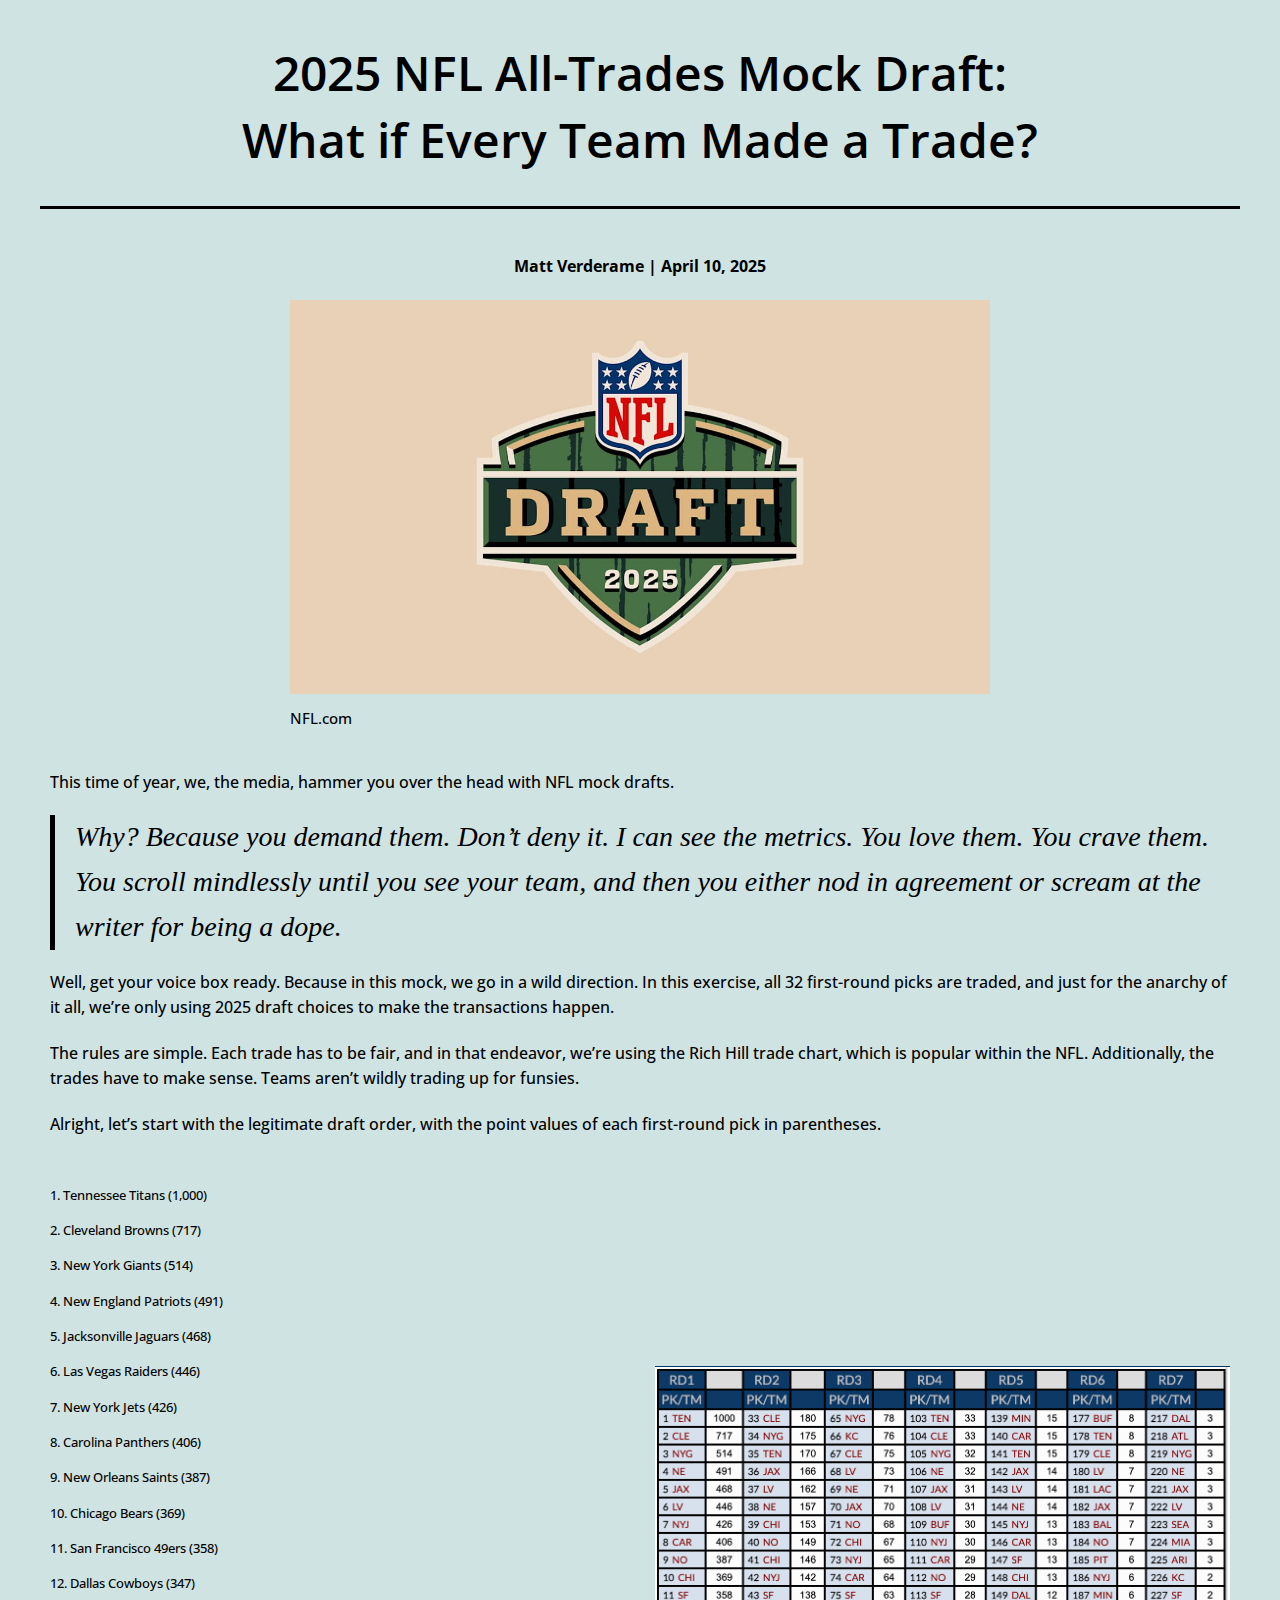
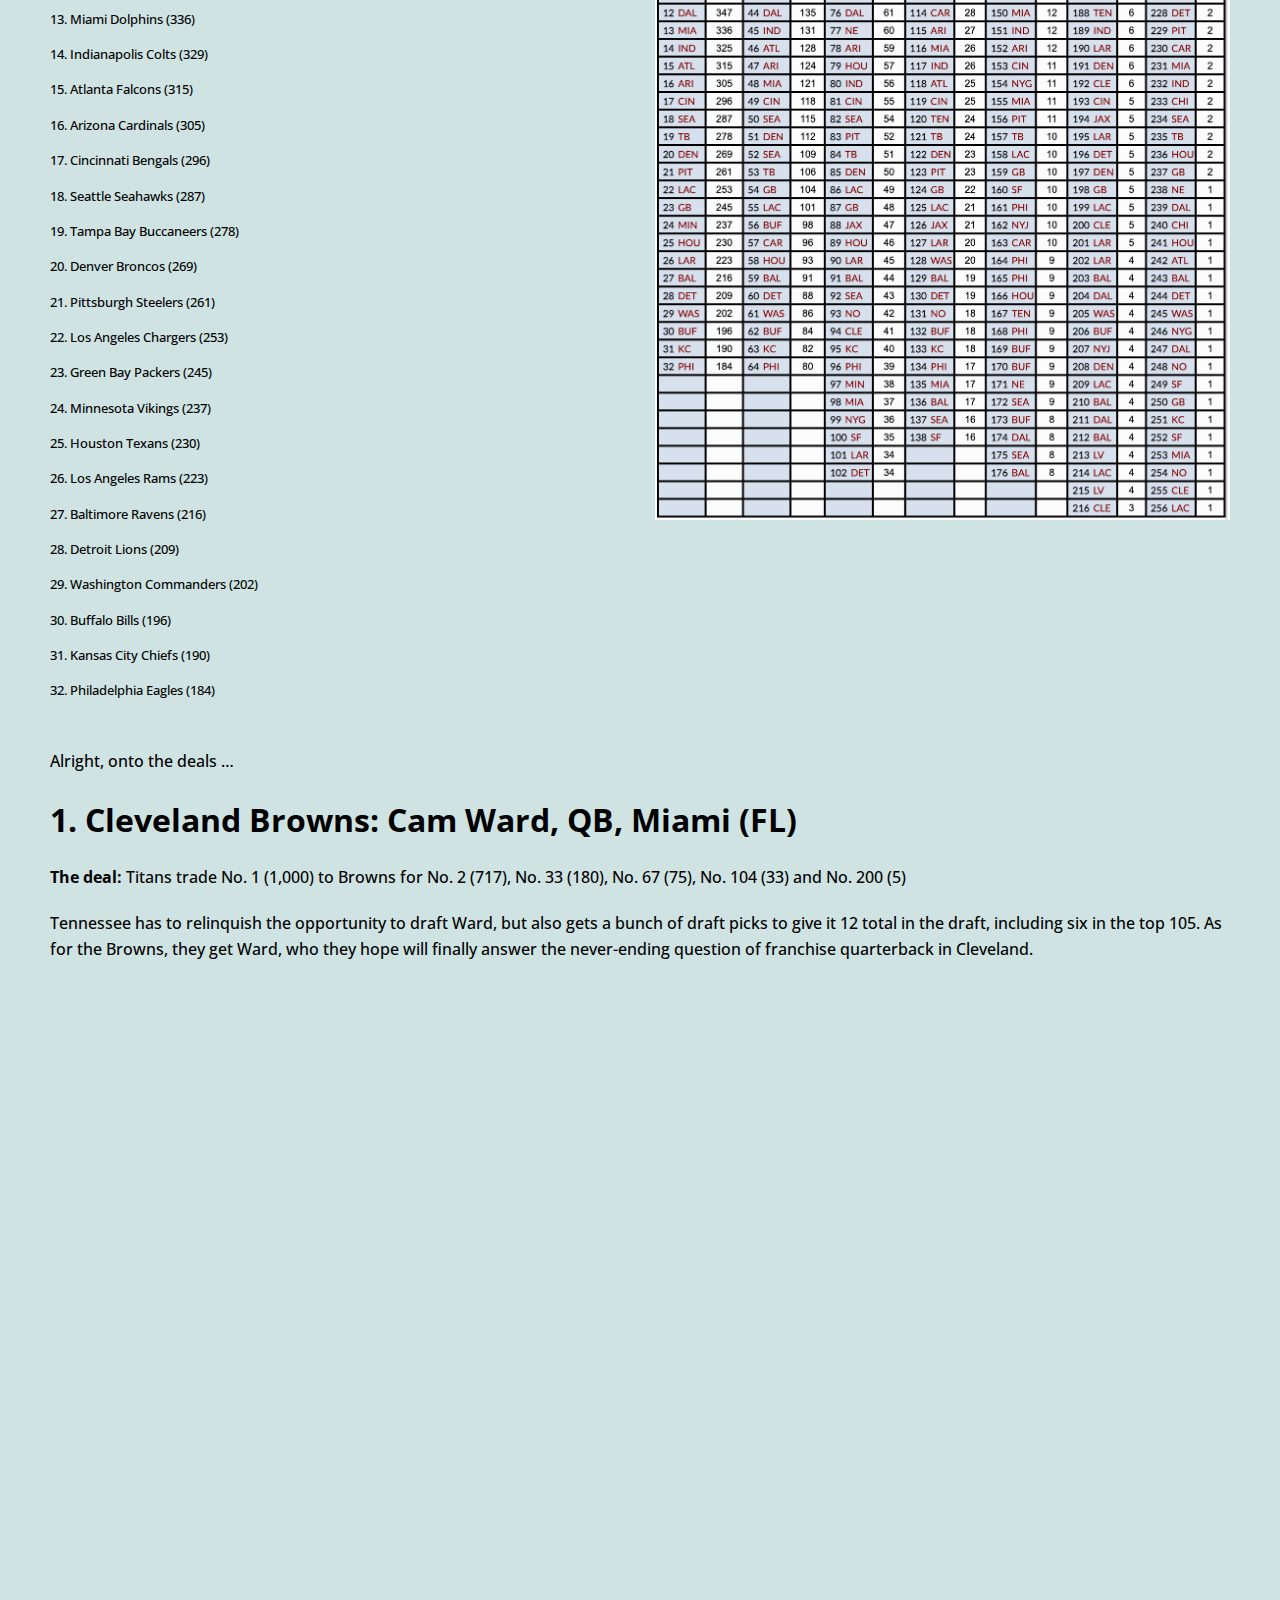
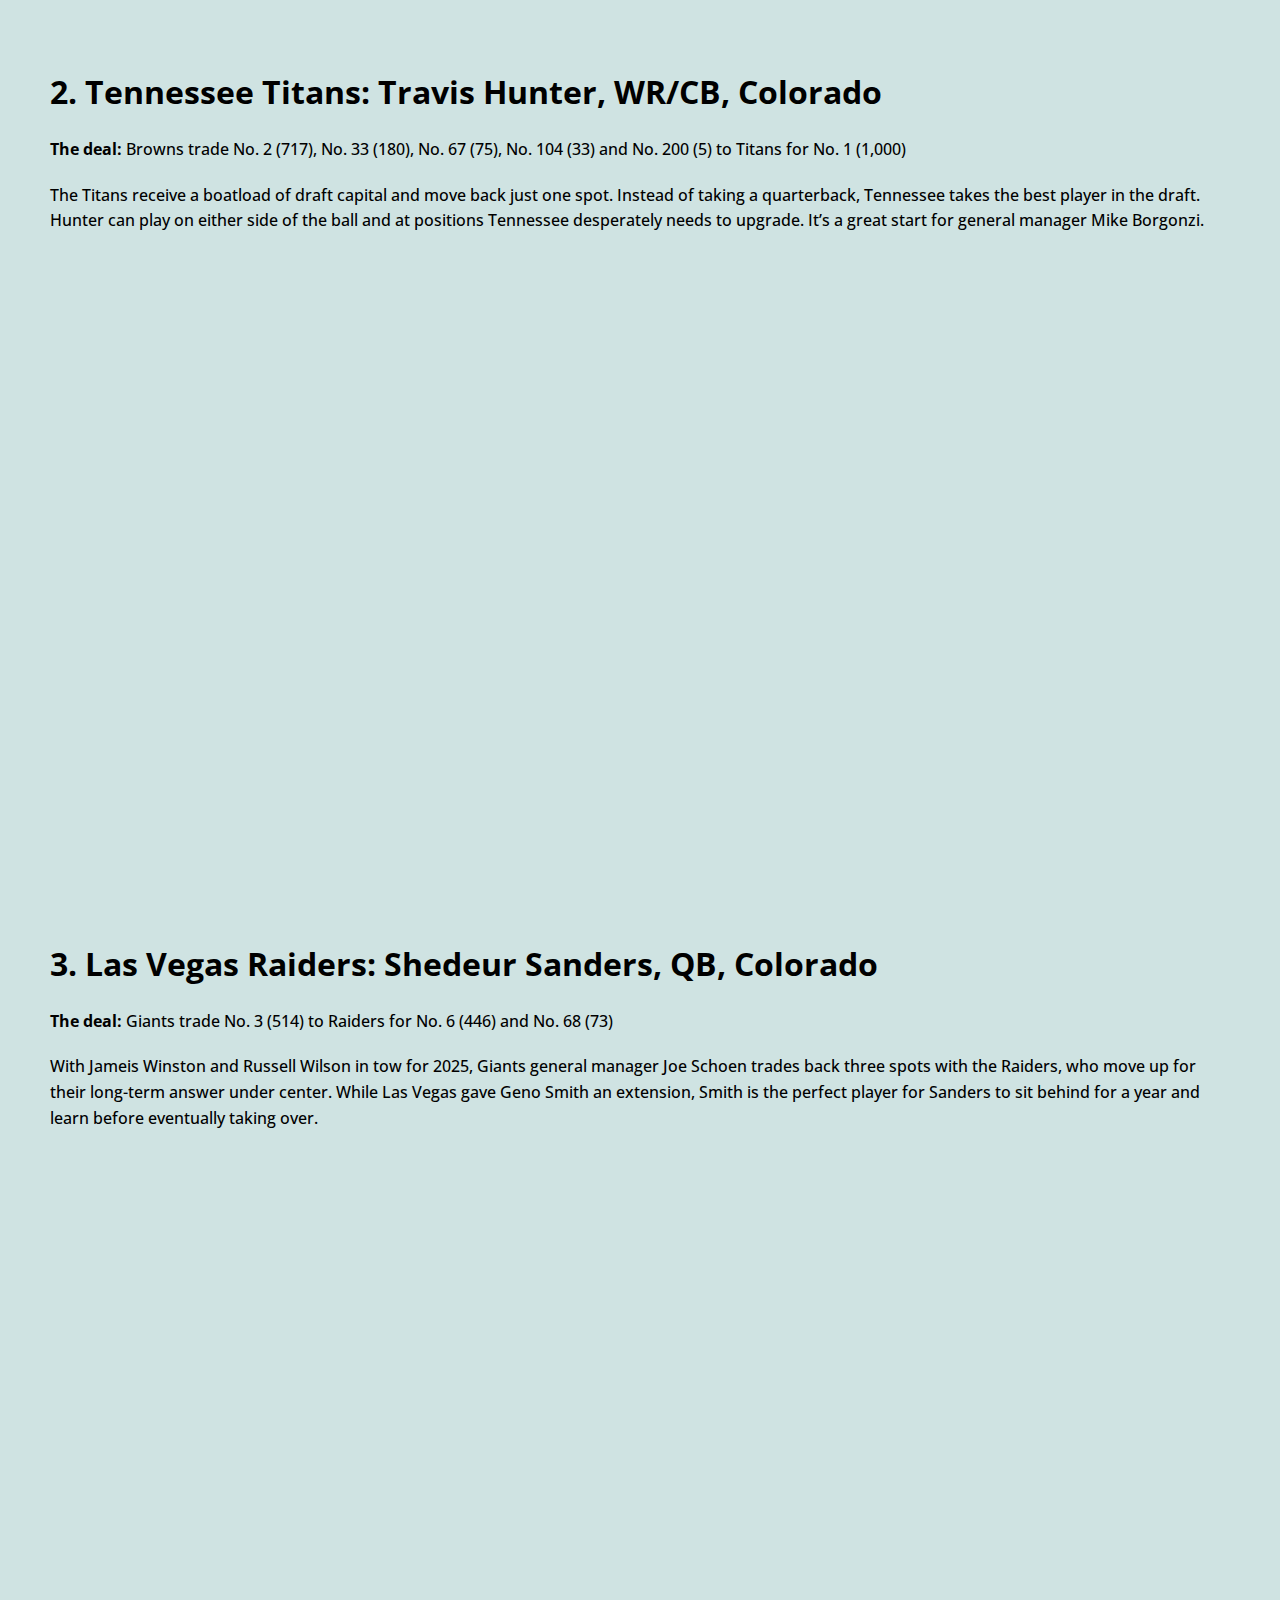
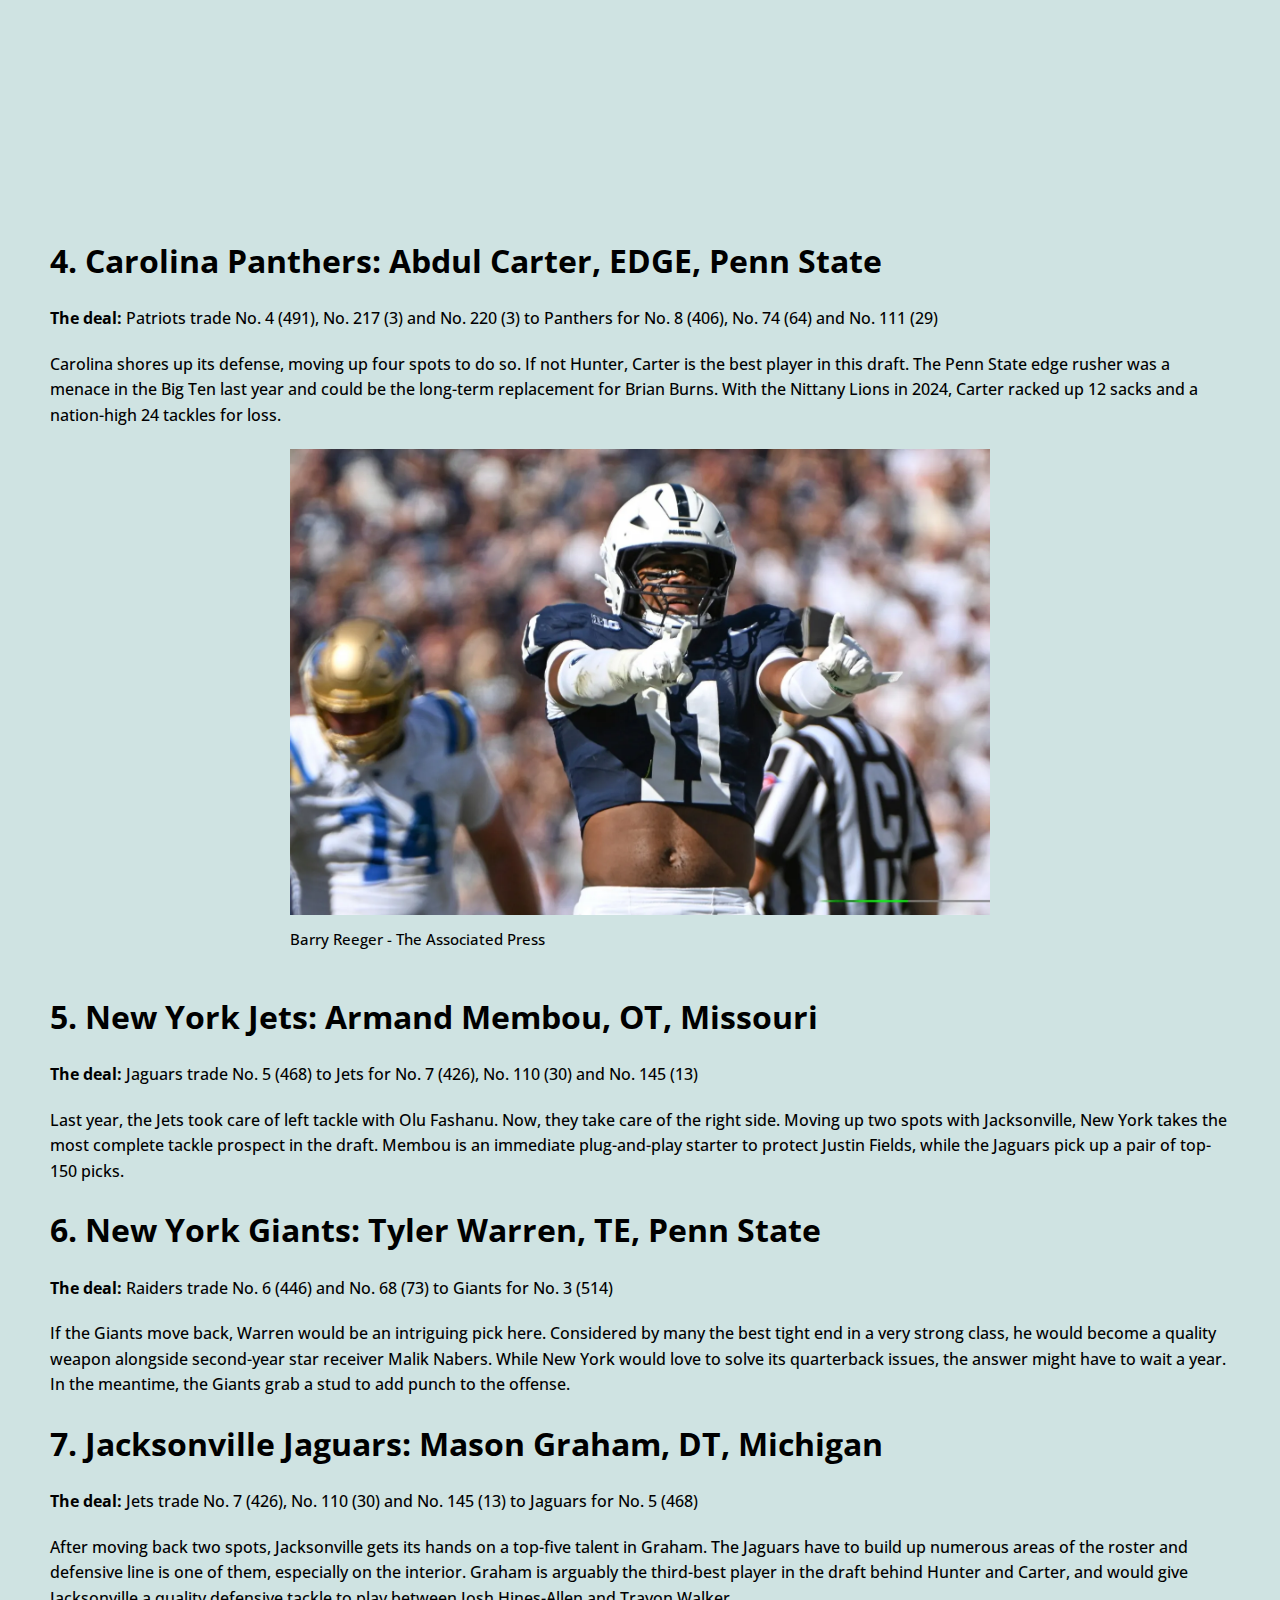
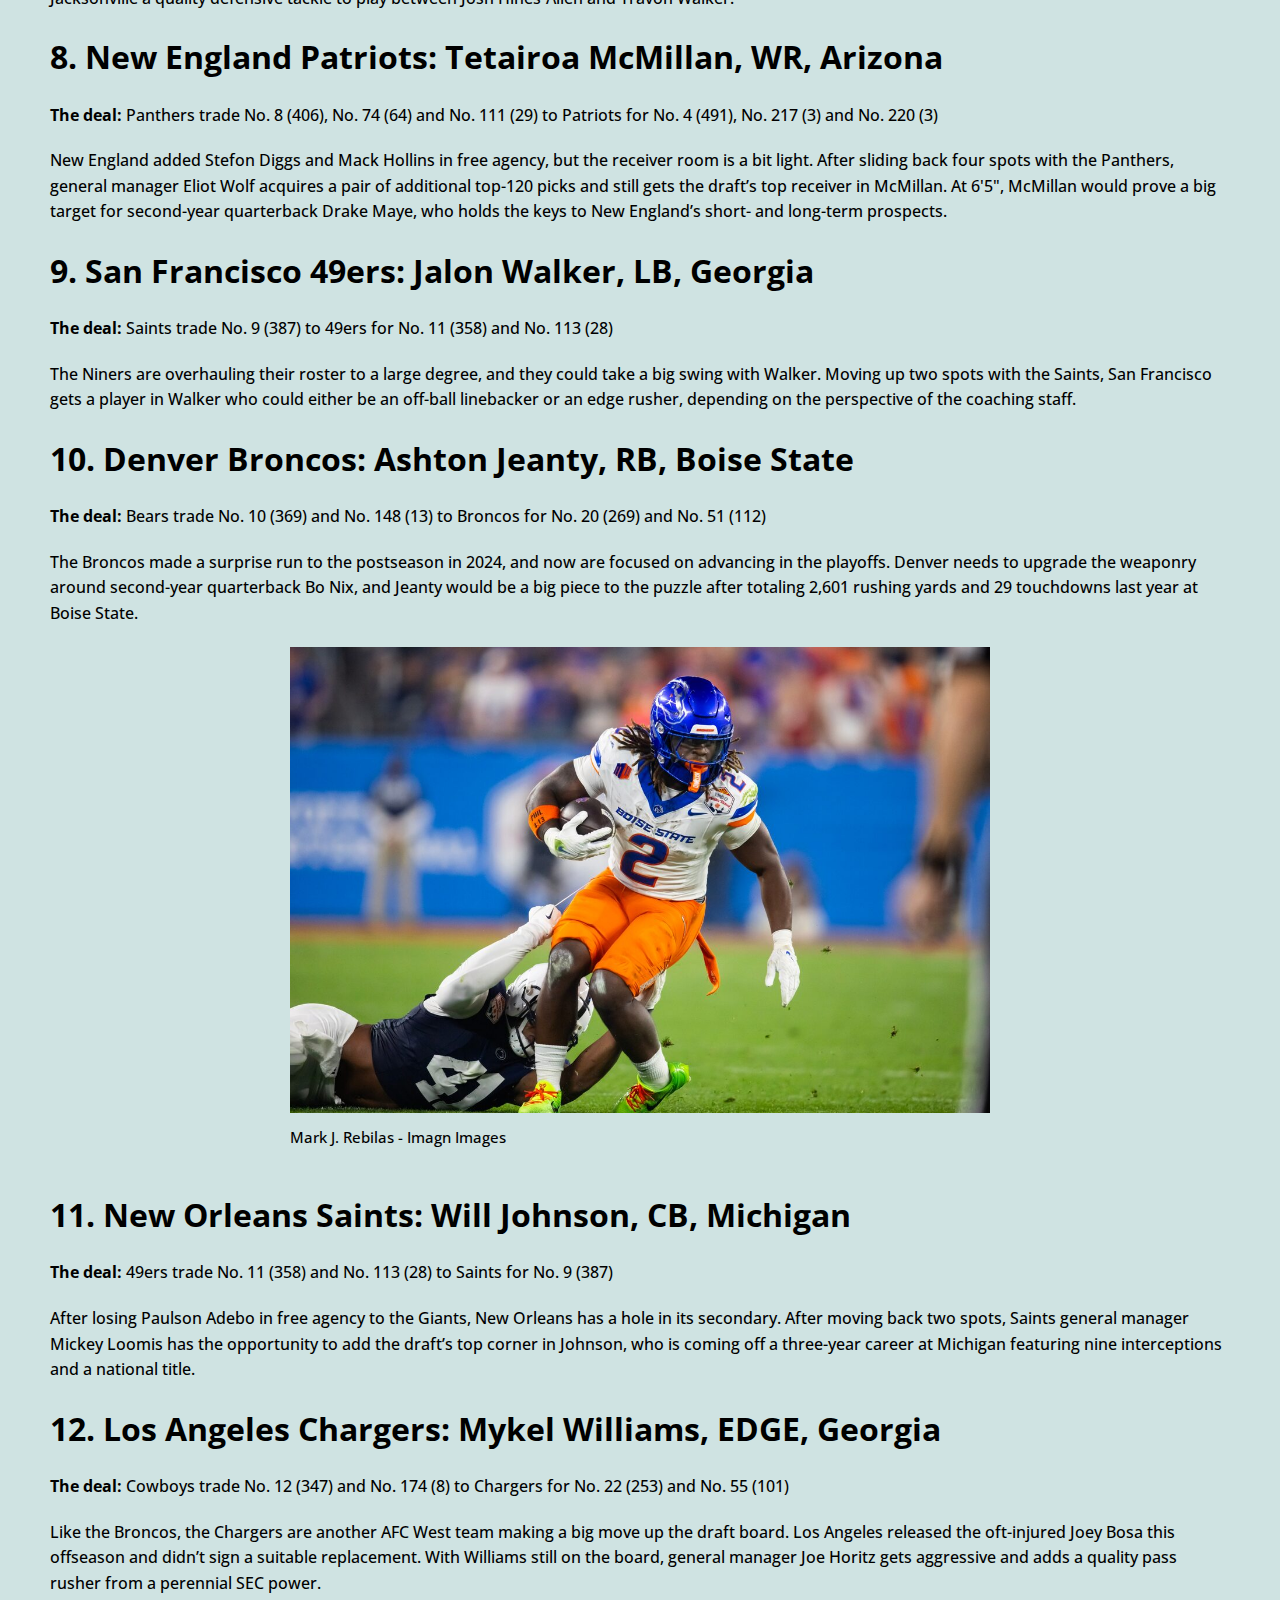
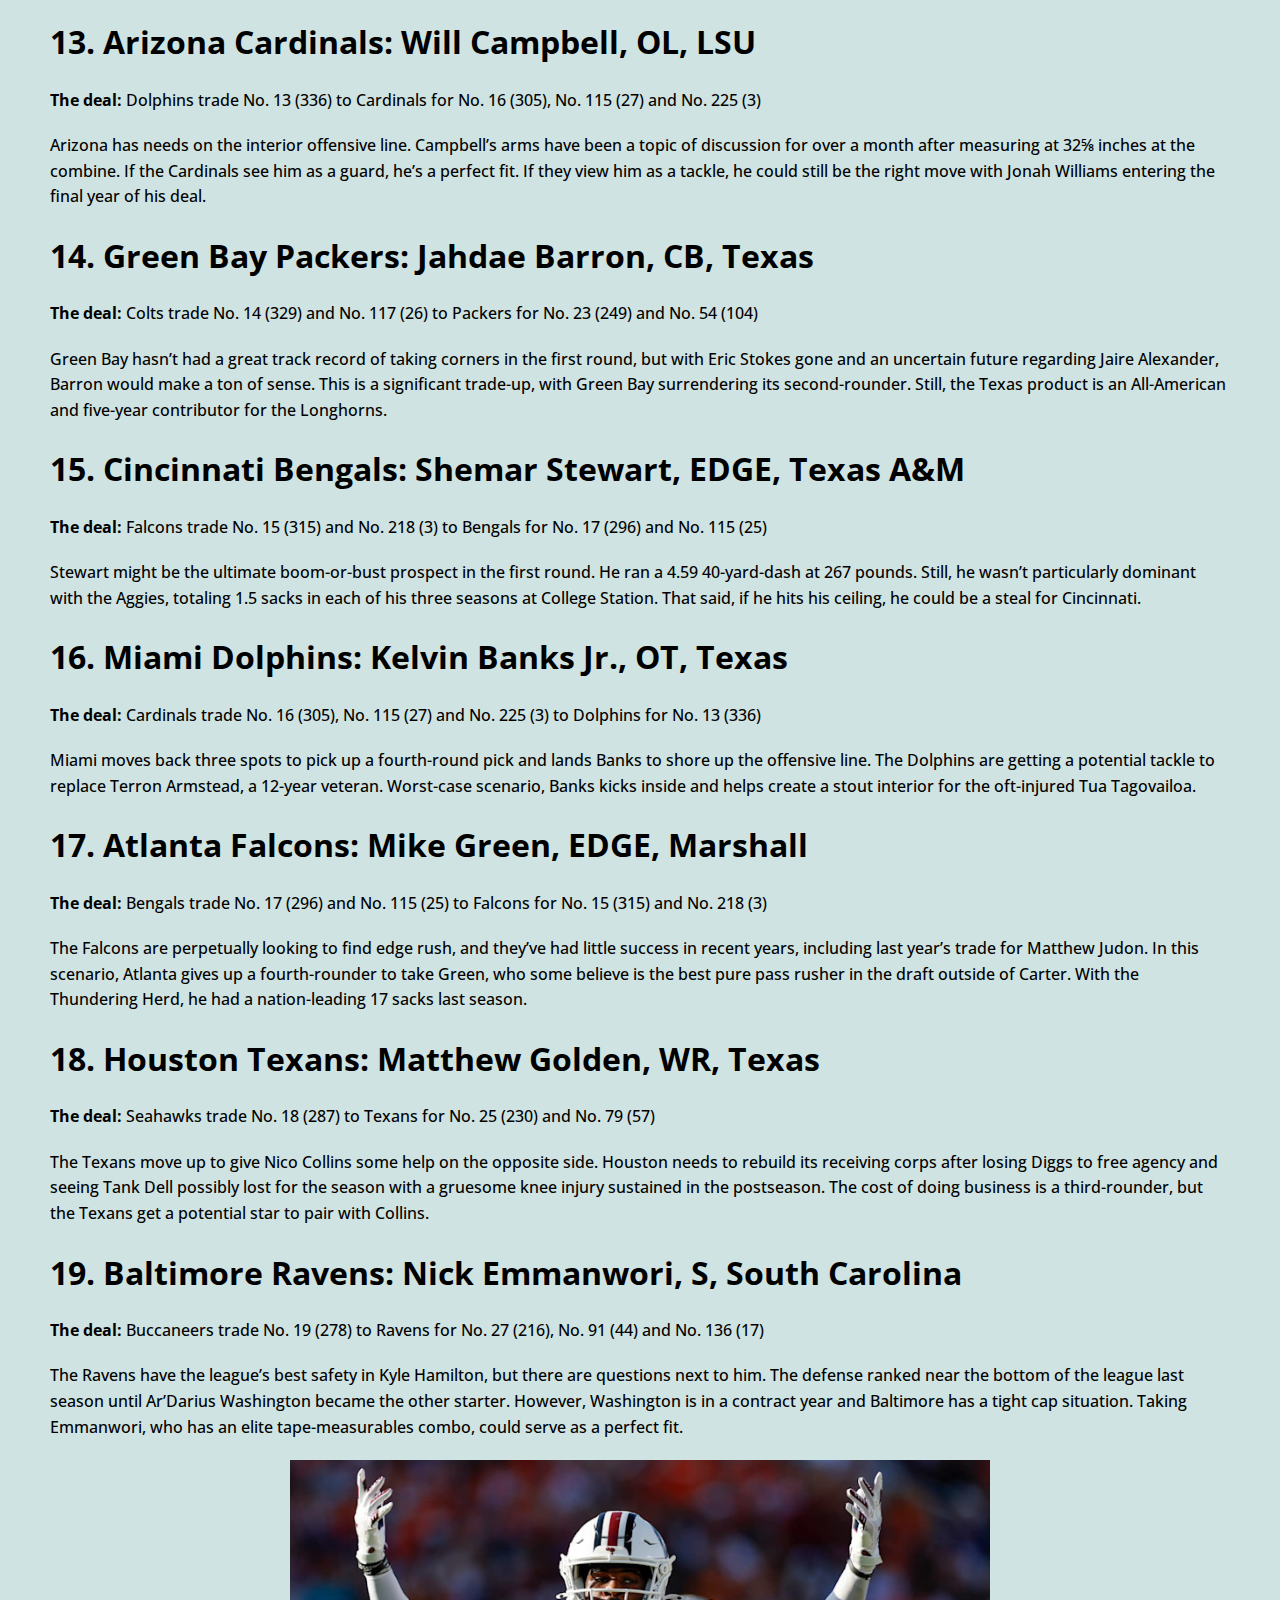
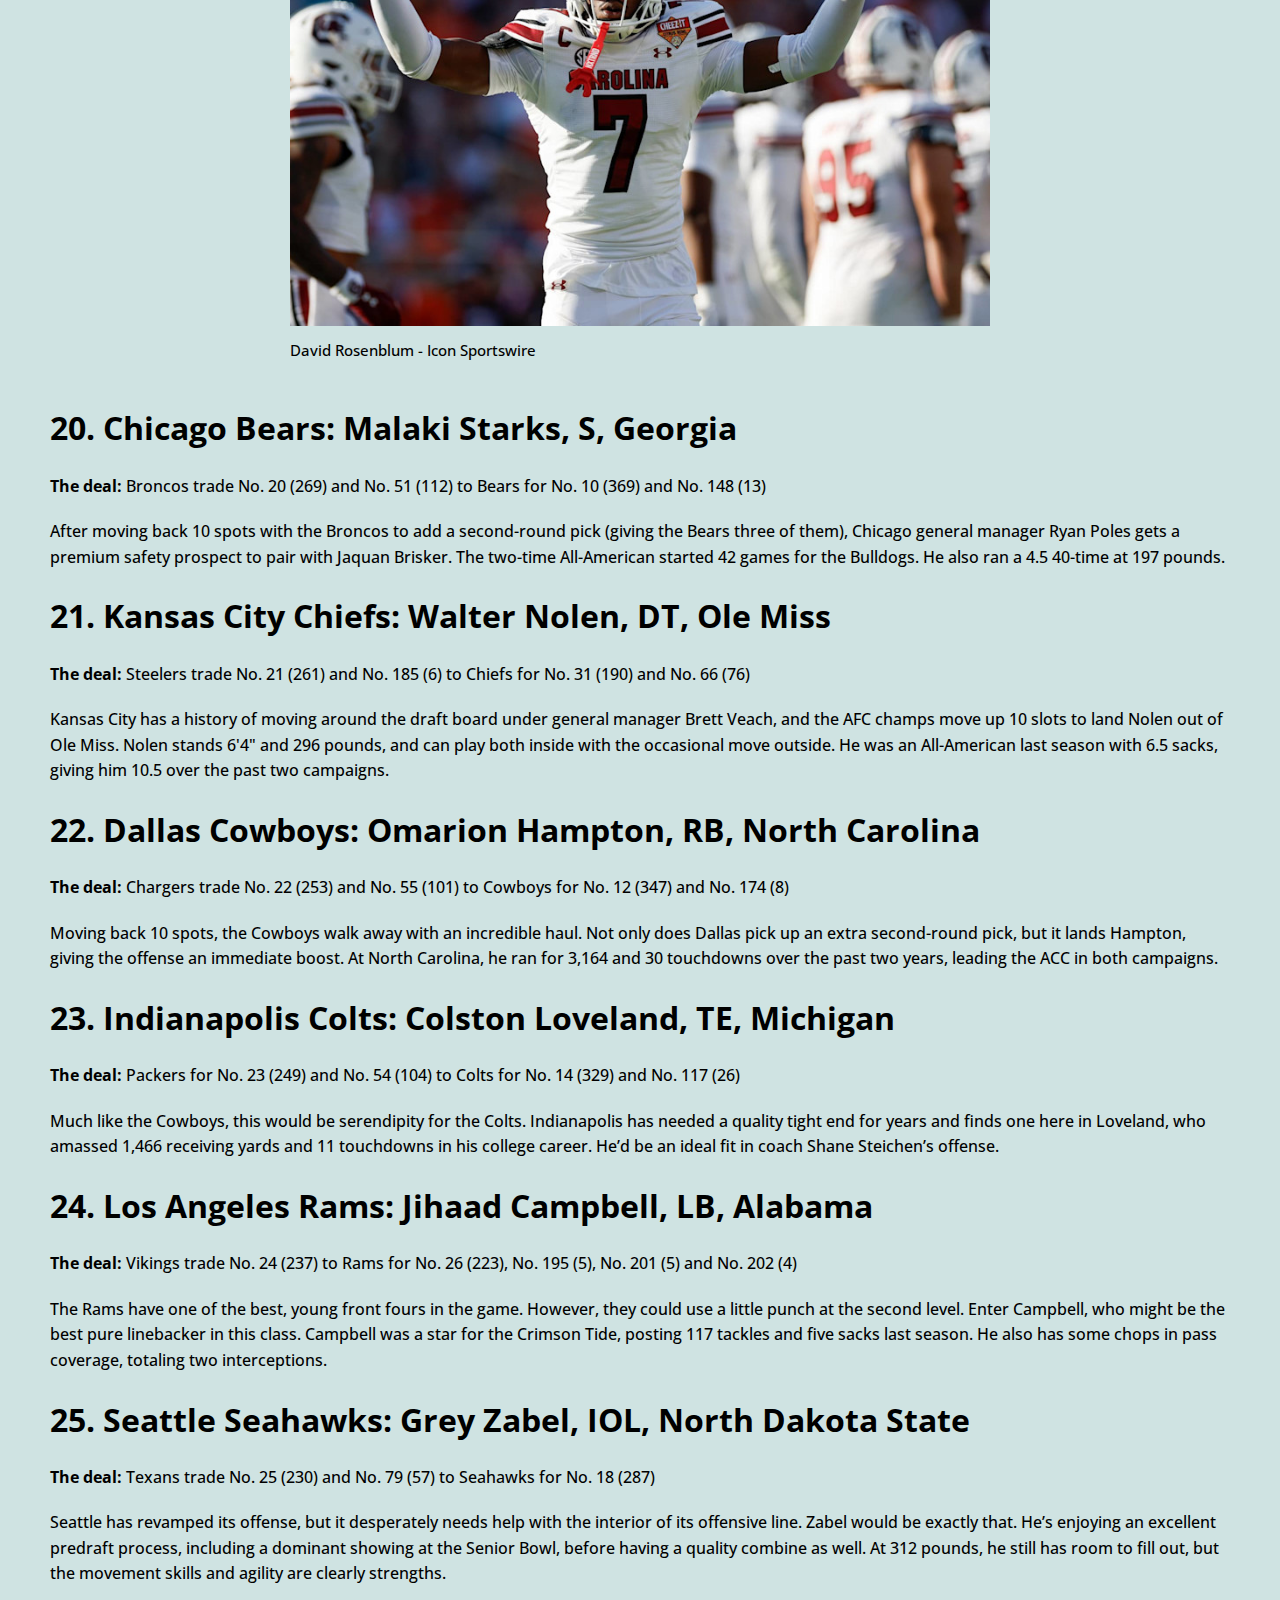
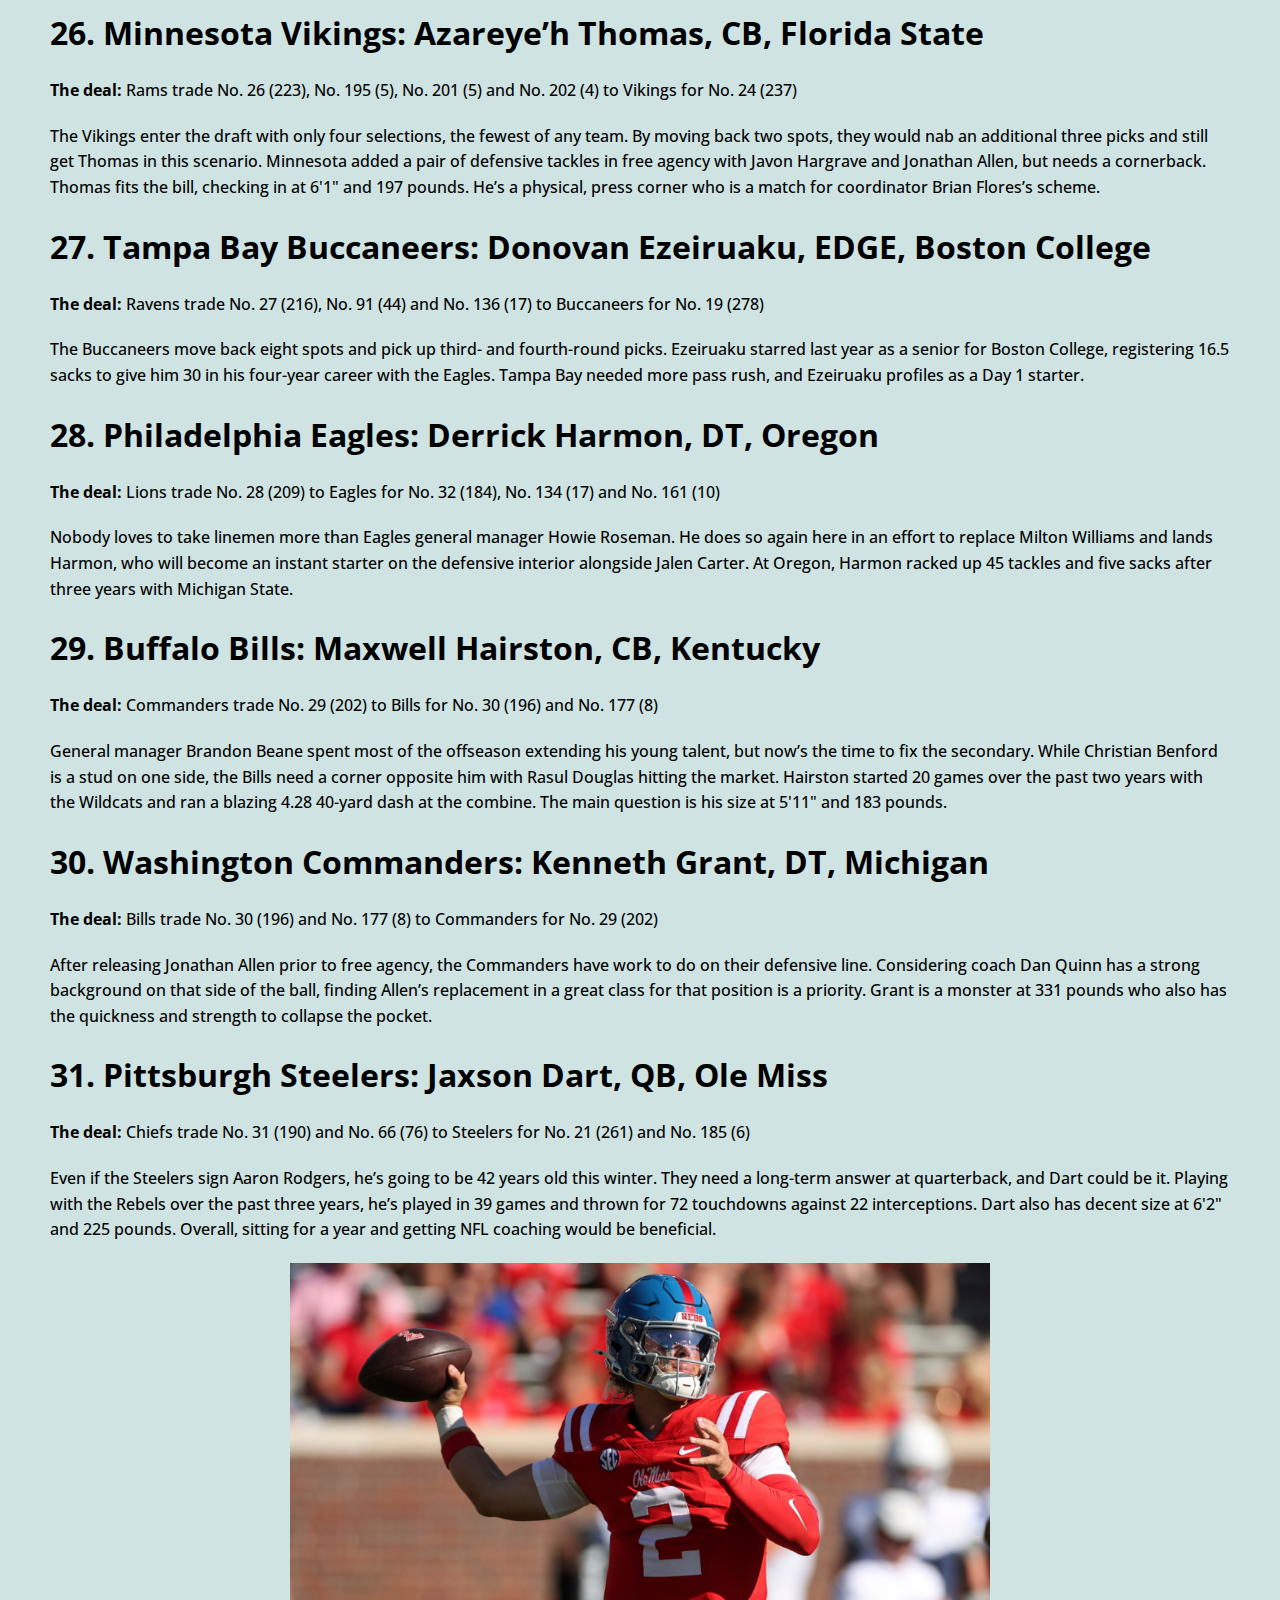
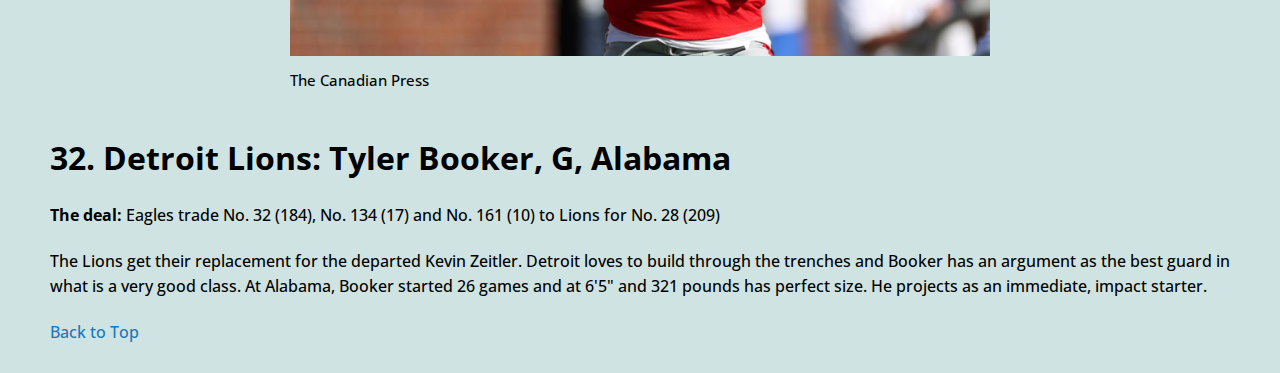
<file: index.html>
<!doctype html>
<html class="no-js" lang="en" dir="ltr">
<head>
<meta charset="utf-8">
<meta http-equiv="x-ua-compatible" content="ie=edge">
<meta name="viewport" content="width=device-width, initial-scale=1.0">
<title>All-Trades Mock Draft | 2025 NFL Mock Draft</title>
<link rel="stylesheet" href="foundation.css">
<link rel="stylesheet" href="app.css">
<link rel="preconnect" href="https://fonts.googleapis.com">
<link rel="preconnect" href="https://fonts.gstatic.com" crossorigin>
<link href="https://fonts.googleapis.com/css2?family=Open+Sans:ital,wght@0,300..800;1,300..800&display=swap" rel="stylesheet">

<!-- FILL OUT META TAGS! -->
<meta name="description" content="">
<meta name="author" content="Matt Verderame">

<!--TWITTER SUMMARY CARD-->
<meta name="twitter:card" content="summary_large_image">
<meta name="twitter:title" content="All-Trades Mock Draft">

<!--OPEN GRAPH CARD-->
<meta property="og:title" content="All-Trades Mock Draft">
<meta property="og:site_name" content="Sports Illustrated">
<meta property="og:url" content="TBD">
<meta property="og:description" content="The Titans move down one spot and land the best player in the draft, the Raiders land their future QB, and the Broncos add another weapon for Bo Nix.">
<meta property="og:type" content="website">
<meta property="og:image" content="TBD">

</head>
<body class="open-sans">

<!-- RETURN TO TOP -->
<a name="top"></a>
<!-- END RETURN TO TOP -->

<!-- SITE BRANDING -->
<div class="grid-container">
<div class="grid-x grid-padding-x">
<div class="large-12 cell">

</div>
</div>
</div>
<!-- END SITE BRANDING -->

<!-- BODY COPY -->
<div class="grid-container">
<div class="grid-x grid-padding-x">
<div class="large-12 medium-12 small-12 cell">

<br>

<h1 class="open-sans-heading1"> 2025 NFL All-Trades Mock Draft: <br>
What if Every Team Made a Trade? </h1>

</div>
</div>
</div>

<hr>

<div class="grid-container">
<div class="grid-x grid-padding-x">
<div class="large-12 medium-12 small-12 cell">

<p class="dateline"> Matt Verderame | April 10, 2025 </i> </p>

<div class="container">
<img src="images/nfldraft.jpeg" alt="2025 NFL Draft Logo">
<p class="caption">NFL.com </p>
</div>

<p> This time of year, we, the media, hammer you over the head with NFL mock drafts. </p>

<div class="pull-quote">
  <p>Why? Because you demand them. Don’t deny it. I can see the metrics. You love them. You crave them. You scroll mindlessly until you see your team, and then you either nod in agreement or scream at the writer for being a dope.</p>
</div>

<p> Well, get your voice box ready. Because in this mock, we go in a wild direction. In this exercise, all 32 first-round picks are traded, and just for the anarchy of it all, we’re only using 2025 draft choices to make the transactions happen. </p>

<p> The rules are simple. Each trade has to be fair, and in that endeavor, we’re using the Rich Hill trade chart, which is popular within the NFL. Additionally, the trades have to make sense. Teams aren’t wildly trading up for funsies. </p>

<p> Alright, let’s start with the legitimate draft order, with the point values of each first-round pick in parentheses. </p>

</div>
</div>
</div>

<div class="grid-container">
  <div class="grid-x grid-padding-x">
    <!-- Left column for the text -->
    <div class="large-6 medium-6 small-12 cell">
      <p class="smaller-text">1. Tennessee Titans (1,000)</p>
      <p class="smaller-text">2. Cleveland Browns (717)</p>
      <p class="smaller-text">3. New York Giants (514)</p>
      <p class="smaller-text">4. New England Patriots (491)</p>
      <p class="smaller-text">5. Jacksonville Jaguars (468)</p>
      <p class="smaller-text">6. Las Vegas Raiders (446)</p>
      <p class="smaller-text">7. New York Jets (426)</p>
      <p class="smaller-text">8. Carolina Panthers (406)</p>
      <p class="smaller-text">9. New Orleans Saints (387)</p>
      <p class="smaller-text">10. Chicago Bears (369)</p>
      <p class="smaller-text">11. San Francisco 49ers (358)</p>
      <p class="smaller-text">12. Dallas Cowboys (347)</p>
      <p class="smaller-text">13. Miami Dolphins (336)</p>
      <p class="smaller-text">14. Indianapolis Colts (329)</p>
      <p class="smaller-text">15. Atlanta Falcons (315)</p>
      <p class="smaller-text">16. Arizona Cardinals (305)</p>
      <p class="smaller-text">17. Cincinnati Bengals (296)</p>
      <p class="smaller-text">18. Seattle Seahawks (287)</p>
      <p class="smaller-text">19. Tampa Bay Buccaneers (278)</p>
      <p class="smaller-text">20. Denver Broncos (269)</p>
      <p class="smaller-text">21. Pittsburgh Steelers (261)</p>
      <p class="smaller-text">22. Los Angeles Chargers (253)</p>
      <p class="smaller-text">23. Green Bay Packers (245)</p>
      <p class="smaller-text">24. Minnesota Vikings (237)</p>
      <p class="smaller-text">25. Houston Texans (230)</p>
      <p class="smaller-text">26. Los Angeles Rams (223)</p>
      <p class="smaller-text">27. Baltimore Ravens (216)</p>
      <p class="smaller-text">28. Detroit Lions (209)</p>
      <p class="smaller-text">29. Washington Commanders (202)</p>
      <p class="smaller-text">30. Buffalo Bills (196)</p>
      <p class="smaller-text">31. Kansas City Chiefs (190)</p>
      <p class="smaller-text">32. Philadelphia Eagles (184)</p>
    </div>

    <!-- Right column for the image -->
    <div class="large-6 medium-6 small-12 cell">
      <img src="images/draftvalues.png" alt="Draft Values Image">
    </div>
  </div>
</div>


<div class="grid-container">
<div class="grid-x grid-padding-x">
<div class="large-12 medium-12 small-12 cell">

<p> Alright, onto the deals … </p>

<p class="selection"> 1. Cleveland Browns: Cam Ward, QB, Miami (FL) </p>

<p> <b>The deal:</b> Titans trade No. 1 (1,000) to Browns for No. 2 (717), No. 33 (180), No. 67 (75), No. 104 (33) and No. 200 (5) </p>

<p> Tennessee has to relinquish the opportunity to draft Ward, but also gets a bunch of draft picks to give it 12 total in the draft, including six in the top 105. As for the Browns, they get Ward, who they hope will finally answer the never-ending question of franchise quarterback in Cleveland. </p>

<div class="responsive-embed widescreen">
<iframe width="560" height="315" src="https://www.youtube.com/embed/lavu9739SkQ?si=9WzcwlqozyrTWc0q" title="YouTube video player" frameborder="0" allow="accelerometer; autoplay; clipboard-write; encrypted-media; gyroscope; picture-in-picture; web-share" referrerpolicy="strict-origin-when-cross-origin" allowfullscreen></iframe>
</div>

<p class="selection"> 2. Tennessee Titans: Travis Hunter, WR/CB, Colorado </p>

<p> <b>The deal:</b> Browns trade No. 2 (717), No. 33 (180), No. 67 (75), No. 104 (33) and No. 200 (5) to Titans for No. 1 (1,000) </p>

<p> The Titans receive a boatload of draft capital and move back just one spot. Instead of taking a quarterback, Tennessee takes the best player in the draft. Hunter can play on either side of the ball and at positions Tennessee desperately needs to upgrade. It’s a great start for general manager Mike Borgonzi. </p>

<div class="responsive-embed widescreen">
<iframe width="560" height="315" src="https://www.youtube.com/embed/NstJkh5o-T0?si=OvhNXb7w7zGcUEhe" title="YouTube video player" frameborder="0" allow="accelerometer; autoplay; clipboard-write; encrypted-media; gyroscope; picture-in-picture; web-share" referrerpolicy="strict-origin-when-cross-origin" allowfullscreen></iframe>
</div>

<p class="selection"> 3. Las Vegas Raiders: Shedeur Sanders, QB, Colorado </p>

<p> <b>The deal:</b> Giants trade No. 3 (514) to Raiders for No. 6 (446) and No. 68 (73) </p>

<p> With Jameis Winston and Russell Wilson in tow for 2025, Giants general manager Joe Schoen trades back three spots with the Raiders, who move up for their long-term answer under center. While Las Vegas gave Geno Smith an extension, Smith is the perfect player for Sanders to sit behind for a year and learn before eventually taking over. </p>

<div class="responsive-embed widescreen">
<iframe width="560" height="315" src="https://www.youtube.com/embed/6CGuDLCpT8U?si=m5xSRnhYgdtBKfr_" title="YouTube video player" frameborder="0" allow="accelerometer; autoplay; clipboard-write; encrypted-media; gyroscope; picture-in-picture; web-share" referrerpolicy="strict-origin-when-cross-origin" allowfullscreen></iframe>
</div>


<p class="selection"> 4. Carolina Panthers: Abdul Carter, EDGE, Penn State </p>

<p> <b>The deal:</b> Patriots trade No. 4 (491), No. 217 (3) and No. 220 (3) to Panthers for No. 8 (406), No. 74 (64) and No. 111 (29) </p>

<p> Carolina shores up its defense, moving up four spots to do so. If not Hunter, Carter is the best player in this draft. The Penn State edge rusher was a menace in the Big Ten last year and could be the long-term replacement for Brian Burns. With the Nittany Lions in 2024, Carter racked up 12 sacks and a nation-high 24 tackles for loss. </p>

<div class="container">
<img src="images/abdul.webp" alt="Abdul Carter playing for Penn State">
<p class="caption">Barry Reeger - The Associated Press </p>
</div>

<p class="selection"> 5. New York Jets: Armand Membou, OT, Missouri </p>

<p> <b>The deal:</b> Jaguars trade No. 5 (468) to Jets for No. 7 (426), No. 110 (30) and No. 145 (13) </p>

<p> Last year, the Jets took care of left tackle with Olu Fashanu. Now, they take care of the right side. Moving up two spots with Jacksonville, New York takes the most complete tackle prospect in the draft. Membou is an immediate plug-and-play starter to protect Justin Fields, while the Jaguars pick up a pair of top-150 picks. </p>


<p class="selection"> 6. New York Giants: Tyler Warren, TE, Penn State </p>

<p> <b>The deal:</b> Raiders trade No. 6 (446) and No. 68 (73) to Giants for No. 3 (514) </p>

<p> If the Giants move back, Warren would be an intriguing pick here. Considered by many the best tight end in a very strong class, he would become a quality weapon alongside second-year star receiver Malik Nabers. While New York would love to solve its quarterback issues, the answer might have to wait a year. In the meantime, the Giants grab a stud to add punch to the offense. </p>


<p class="selection"> 7. Jacksonville Jaguars: Mason Graham, DT, Michigan </p>

<p> <b>The deal:</b> Jets trade No. 7 (426), No. 110 (30) and No. 145 (13) to Jaguars for No. 5 (468) </p>

<p> After moving back two spots, Jacksonville gets its hands on a top-five talent in Graham. The Jaguars have to build up numerous areas of the roster and defensive line is one of them, especially on the interior. Graham is arguably the third-best player in the draft behind Hunter and Carter, and would give Jacksonville a quality defensive tackle to play between Josh Hines-Allen and Travon Walker. </p>


<p class="selection"> 8. New England Patriots: Tetairoa McMillan, WR, Arizona </p>

<p> <b>The deal:</b> Panthers trade No. 8 (406), No. 74 (64) and No. 111 (29) to Patriots for No. 4 (491), No. 217 (3) and No. 220 (3) </p>

<p> New England added Stefon Diggs and Mack Hollins in free agency, but the receiver room is a bit light. After sliding back four spots with the Panthers, general manager Eliot Wolf acquires a pair of additional top-120 picks and still gets the draft’s top receiver in McMillan. At 6'5", McMillan would prove a big target for second-year quarterback Drake Maye, who holds the keys to New England’s short- and long-term prospects. </p>


<p class="selection"> 9. San Francisco 49ers: Jalon Walker, LB, Georgia </p>

<p> <b>The deal:</b> Saints trade No. 9 (387) to 49ers for No. 11 (358) and No. 113 (28) </p>

<p> The Niners are overhauling their roster to a large degree, and they could take a big swing with Walker. Moving up two spots with the Saints, San Francisco gets a player in Walker who could either be an off-ball linebacker or an edge rusher, depending on the perspective of the coaching staff. </p>


<p class="selection"> 10. Denver Broncos: Ashton Jeanty, RB, Boise State </p>

<p> <b>The deal:</b> Bears trade No. 10 (369) and No. 148 (13) to Broncos for No. 20 (269) and No. 51 (112) </p>

<p> The Broncos made a surprise run to the postseason in 2024, and now are focused on advancing in the playoffs. Denver needs to upgrade the weaponry around second-year quarterback Bo Nix, and Jeanty would be a big piece to the puzzle after totaling 2,601 rushing yards and 29 touchdowns last year at Boise State. </p>

<div class="container">
<img src="images/jeanty2.jpg" alt="Ashton Jeanty playing for Boise State">
<p class="caption">Mark J. Rebilas - Imagn Images </p>
</div>

<p class="selection"> 11. New Orleans Saints: Will Johnson, CB, Michigan </p>

<p> <b>The deal:</b> 49ers trade No. 11 (358) and No. 113 (28) to Saints for No. 9 (387) </p>

<p> After losing Paulson Adebo in free agency to the Giants, New Orleans has a hole in its secondary. After moving back two spots, Saints general manager Mickey Loomis has the opportunity to add the draft’s top corner in Johnson, who is coming off a three-year career at Michigan featuring nine interceptions and a national title. </p>


<p class="selection"> 12. Los Angeles Chargers: Mykel Williams, EDGE, Georgia </p>

<p> <b>The deal:</b> Cowboys trade No. 12 (347) and No. 174 (8) to Chargers for No. 22 (253) and No. 55 (101) </p>

<p> Like the Broncos, the Chargers are another AFC West team making a big move up the draft board. Los Angeles released the oft-injured Joey Bosa this offseason and didn’t sign a suitable replacement. With Williams still on the board, general manager Joe Horitz gets aggressive and adds a quality pass rusher from a perennial SEC power. </p>


<p class="selection"> 13. Arizona Cardinals: Will Campbell, OL, LSU </p>

<p> <b>The deal:</b> Dolphins trade No. 13 (336) to Cardinals for No. 16 (305), No. 115 (27) and No. 225 (3) </p>

<p> Arizona has needs on the interior offensive line. Campbell’s arms have been a topic of discussion for over a month after measuring at 32⅝ inches at the combine. If the Cardinals see him as a guard, he’s a perfect fit. If they view him as a tackle, he could still be the right move with Jonah Williams entering the final year of his deal. </p>


<p class="selection"> 14. Green Bay Packers: Jahdae Barron, CB, Texas </p>

<p> <b>The deal:</b> Colts trade No. 14 (329) and No. 117 (26) to Packers for No. 23 (249) and No. 54 (104) </p>

<p> Green Bay hasn’t had a great track record of taking corners in the first round, but with Eric Stokes gone and an uncertain future regarding Jaire Alexander, Barron would make a ton of sense. This is a significant trade-up, with Green Bay surrendering its second-rounder. Still, the Texas product is an All-American and five-year contributor for the Longhorns. </p>


<p class="selection"> 15. Cincinnati Bengals: Shemar Stewart, EDGE, Texas A&M </p>

<p> <b>The deal:</b> Falcons trade No. 15 (315) and No. 218 (3) to Bengals for No. 17 (296) and No. 115 (25) </p>

<p> Stewart might be the ultimate boom-or-bust prospect in the first round. He ran a 4.59 40-yard-dash at 267 pounds. Still, he wasn’t particularly dominant with the Aggies, totaling 1.5 sacks in each of his three seasons at College Station. That said, if he hits his ceiling, he could be a steal for Cincinnati. </p>


<p class="selection"> 16. Miami Dolphins: Kelvin Banks Jr., OT, Texas </p>

<p> <b>The deal:</b> Cardinals trade No. 16 (305), No. 115 (27) and No. 225 (3) to Dolphins for No. 13 (336) </p>

<p> Miami moves back three spots to pick up a fourth-round pick and lands Banks to shore up the offensive line. The Dolphins are getting a potential tackle to replace Terron Armstead, a 12-year veteran. Worst-case scenario, Banks kicks inside and helps create a stout interior for the oft-injured Tua Tagovailoa. </p>


<p class="selection"> 17. Atlanta Falcons: Mike Green, EDGE, Marshall </p>

<p> <b>The deal:</b> Bengals trade No. 17 (296) and No. 115 (25) to Falcons for No. 15 (315) and No. 218 (3) </p>

<p> The Falcons are perpetually looking to find edge rush, and they’ve had little success in recent years, including last year’s trade for Matthew Judon. In this scenario, Atlanta gives up a fourth-rounder to take Green, who some believe is the best pure pass rusher in the draft outside of Carter. With the Thundering Herd, he had a nation-leading 17 sacks last season. </p>


<p class="selection"> 18. Houston Texans: Matthew Golden, WR, Texas </p>

<p> <b>The deal:</b> Seahawks trade No. 18 (287) to Texans for No. 25 (230) and No. 79 (57) </p>

<p> The Texans move up to give Nico Collins some help on the opposite side. Houston needs to rebuild its receiving corps after losing Diggs to free agency and seeing Tank Dell possibly lost for the season with a gruesome knee injury sustained in the postseason. The cost of doing business is a third-rounder, but the Texans get a potential star to pair with Collins. </p>


<p class="selection"> 19. Baltimore Ravens: Nick Emmanwori, S, South Carolina </p>

<p> <b>The deal:</b> Buccaneers trade No. 19 (278) to Ravens for No. 27 (216), No. 91 (44) and No. 136 (17) </p>

<p> The Ravens have the league’s best safety in Kyle Hamilton, but there are questions next to him. The defense ranked near the bottom of the league last season until Ar’Darius Washington became the other starter. However, Washington is in a contract year and Baltimore has a tight cap situation. Taking Emmanwori, who has an elite tape-measurables combo, could serve as a perfect fit. </p>

<div class="container">
<img src="images/emmanwori.jpg" alt="Nick Emmanwori playing for South Carolina">
<p class="caption">David Rosenblum - Icon Sportswire </p>
</div>

<p class="selection"> 20. Chicago Bears: Malaki Starks, S, Georgia </p>

<p> <b>The deal:</b> Broncos trade No. 20 (269) and No. 51 (112) to Bears for No. 10 (369) and No. 148 (13) </p>

<p> After moving back 10 spots with the Broncos to add a second-round pick (giving the Bears three of them), Chicago general manager Ryan Poles gets a premium safety prospect to pair with Jaquan Brisker. The two-time All-American started 42 games for the Bulldogs. He also ran a 4.5 40-time at 197 pounds. </p>


<p class="selection"> 21. Kansas City Chiefs: Walter Nolen, DT, Ole Miss </p>

<p> <b>The deal:</b> Steelers trade No. 21 (261) and No. 185 (6) to Chiefs for No. 31 (190) and No. 66 (76) </p>

<p> Kansas City has a history of moving around the draft board under general manager Brett Veach, and the AFC champs move up 10 slots to land Nolen out of Ole Miss. Nolen stands 6'4" and 296 pounds, and can play both inside with the occasional move outside. He was an All-American last season with 6.5 sacks, giving him 10.5 over the past two campaigns. </p>


<p class="selection"> 22. Dallas Cowboys: Omarion Hampton, RB, North Carolina </p>

<p> <b>The deal:</b> Chargers trade No. 22 (253) and No. 55 (101) to Cowboys for No. 12 (347) and No. 174 (8) </p>

<p> Moving back 10 spots, the Cowboys walk away with an incredible haul. Not only does Dallas pick up an extra second-round pick, but it lands Hampton, giving the offense an immediate boost. At North Carolina, he ran for 3,164 and 30 touchdowns over the past two years, leading the ACC in both campaigns. </p>


<p class="selection"> 23. Indianapolis Colts: Colston Loveland, TE, Michigan </p>

<p> <b>The deal:</b> Packers for No. 23 (249) and No. 54 (104) to Colts for No. 14 (329) and No. 117 (26) </p>

<p> Much like the Cowboys, this would be serendipity for the Colts. Indianapolis has needed a quality tight end for years and finds one here in Loveland, who amassed 1,466 receiving yards and 11 touchdowns in his college career. He’d be an ideal fit in coach Shane Steichen’s offense. </p>


<p class="selection"> 24. Los Angeles Rams: Jihaad Campbell, LB, Alabama </p>

<p> <b>The deal:</b> Vikings trade No. 24 (237) to Rams for No. 26 (223), No. 195 (5), No. 201 (5) and No. 202 (4) </p>

<p> The Rams have one of the best, young front fours in the game. However, they could use a little punch at the second level. Enter Campbell, who might be the best pure linebacker in this class. Campbell was a star for the Crimson Tide, posting 117 tackles and five sacks last season. He also has some chops in pass coverage, totaling two interceptions. </p>


<p class="selection"> 25. Seattle Seahawks: Grey Zabel, IOL, North Dakota State </p>

<p> <b>The deal:</b> Texans trade No. 25 (230) and No. 79 (57) to Seahawks for No. 18 (287) </p>

<p> Seattle has revamped its offense, but it desperately needs help with the interior of its offensive line. Zabel would be exactly that. He’s enjoying an excellent predraft process, including a dominant showing at the Senior Bowl, before having a quality combine as well. At 312 pounds, he still has room to fill out, but the movement skills and agility are clearly strengths. </p>


<p class="selection"> 26. Minnesota Vikings: Azareye’h Thomas, CB, Florida State </p>

<p> <b>The deal:</b> Rams trade No. 26 (223), No. 195 (5), No. 201 (5) and No. 202 (4) to Vikings for No. 24 (237) </p>

<p> The Vikings enter the draft with only four selections, the fewest of any team. By moving back two spots, they would nab an additional three picks and still get Thomas in this scenario. Minnesota added a pair of defensive tackles in free agency with Javon Hargrave and Jonathan Allen, but needs a cornerback. Thomas fits the bill, checking in at 6'1" and 197 pounds. He’s a physical, press corner who is a match for coordinator Brian Flores’s scheme. </p>


<p class="selection"> 27. Tampa Bay Buccaneers: Donovan Ezeiruaku, EDGE, Boston College </p>

<p> <b>The deal:</b> Ravens trade No. 27 (216), No. 91 (44) and No. 136 (17) to Buccaneers for No. 19 (278) </p>

<p> The Buccaneers move back eight spots and pick up third- and fourth-round picks. Ezeiruaku starred last year as a senior for Boston College, registering 16.5 sacks to give him 30 in his four-year career with the Eagles. Tampa Bay needed more pass rush, and Ezeiruaku profiles as a Day 1 starter. </p>


<p class="selection"> 28. Philadelphia Eagles: Derrick Harmon, DT, Oregon </p>

<p> <b>The deal:</b> Lions trade No. 28 (209) to Eagles for No. 32 (184), No. 134 (17) and No. 161 (10) </p>

<p> Nobody loves to take linemen more than Eagles general manager Howie Roseman. He does so again here in an effort to replace Milton Williams and lands Harmon, who will become an instant starter on the defensive interior alongside Jalen Carter. At Oregon, Harmon racked up 45 tackles and five sacks after three years with Michigan State. </p>


<p class="selection"> 29. Buffalo Bills: Maxwell Hairston, CB, Kentucky </p>

<p> <b>The deal:</b> Commanders trade No. 29 (202) to Bills for No. 30 (196) and No. 177 (8) </p>

<p> General manager Brandon Beane spent most of the offseason extending his young talent, but now’s the time to fix the secondary. While Christian Benford is a stud on one side, the Bills need a corner opposite him with Rasul Douglas hitting the market. Hairston started 20 games over the past two years with the Wildcats and ran a blazing 4.28 40-yard dash at the combine. The main question is his size at 5'11" and 183 pounds. </p>


<p class="selection"> 30. Washington Commanders: Kenneth Grant, DT, Michigan </p>

<p> <b>The deal:</b> Bills trade No. 30 (196) and No. 177 (8) to Commanders for No. 29 (202) </p>

<p> After releasing Jonathan Allen prior to free agency, the Commanders have work to do on their defensive line. Considering coach Dan Quinn has a strong background on that side of the ball, finding Allen’s replacement in a great class for that position is a priority. Grant is a monster at 331 pounds who also has the quickness and strength to collapse the pocket. </p>


<p class="selection"> 31. Pittsburgh Steelers: Jaxson Dart, QB, Ole Miss </p>

<p> <b>The deal:</b> Chiefs trade No. 31 (190) and No. 66 (76) to Steelers for No. 21 (261) and No. 185 (6) </p>

<p> Even if the Steelers sign Aaron Rodgers, he’s going to be 42 years old this winter. They need a long-term answer at quarterback, and Dart could be it. Playing with the Rebels over the past three years, he’s played in 39 games and thrown for 72 touchdowns against 22 interceptions. Dart also has decent size at 6'2" and 225 pounds. Overall, sitting for a year and getting NFL coaching would be beneficial. </p>

<div class="container">
<img src="images/dart.png" alt="Jaxson Dart playing for Ole Miss">
<p class="caption">The Canadian Press</p>
</div>

<p class="selection"> 32. Detroit Lions: Tyler Booker, G, Alabama </p>

<p> <b>The deal:</b> Eagles trade No. 32 (184), No. 134 (17) and No. 161 (10) to Lions for No. 28 (209) </p>

<p> The Lions get their replacement for the departed Kevin Zeitler. Detroit loves to build through the trenches and Booker has an argument as the best guard in what is a very good class. At Alabama, Booker started 26 games and at 6'5" and 321 pounds has perfect size. He projects as an immediate, impact starter. </p>

<a href="#top" class="back-to-top">Back to Top</a>

<br><br>

</div>

</div>
</div>

</body>
</file>
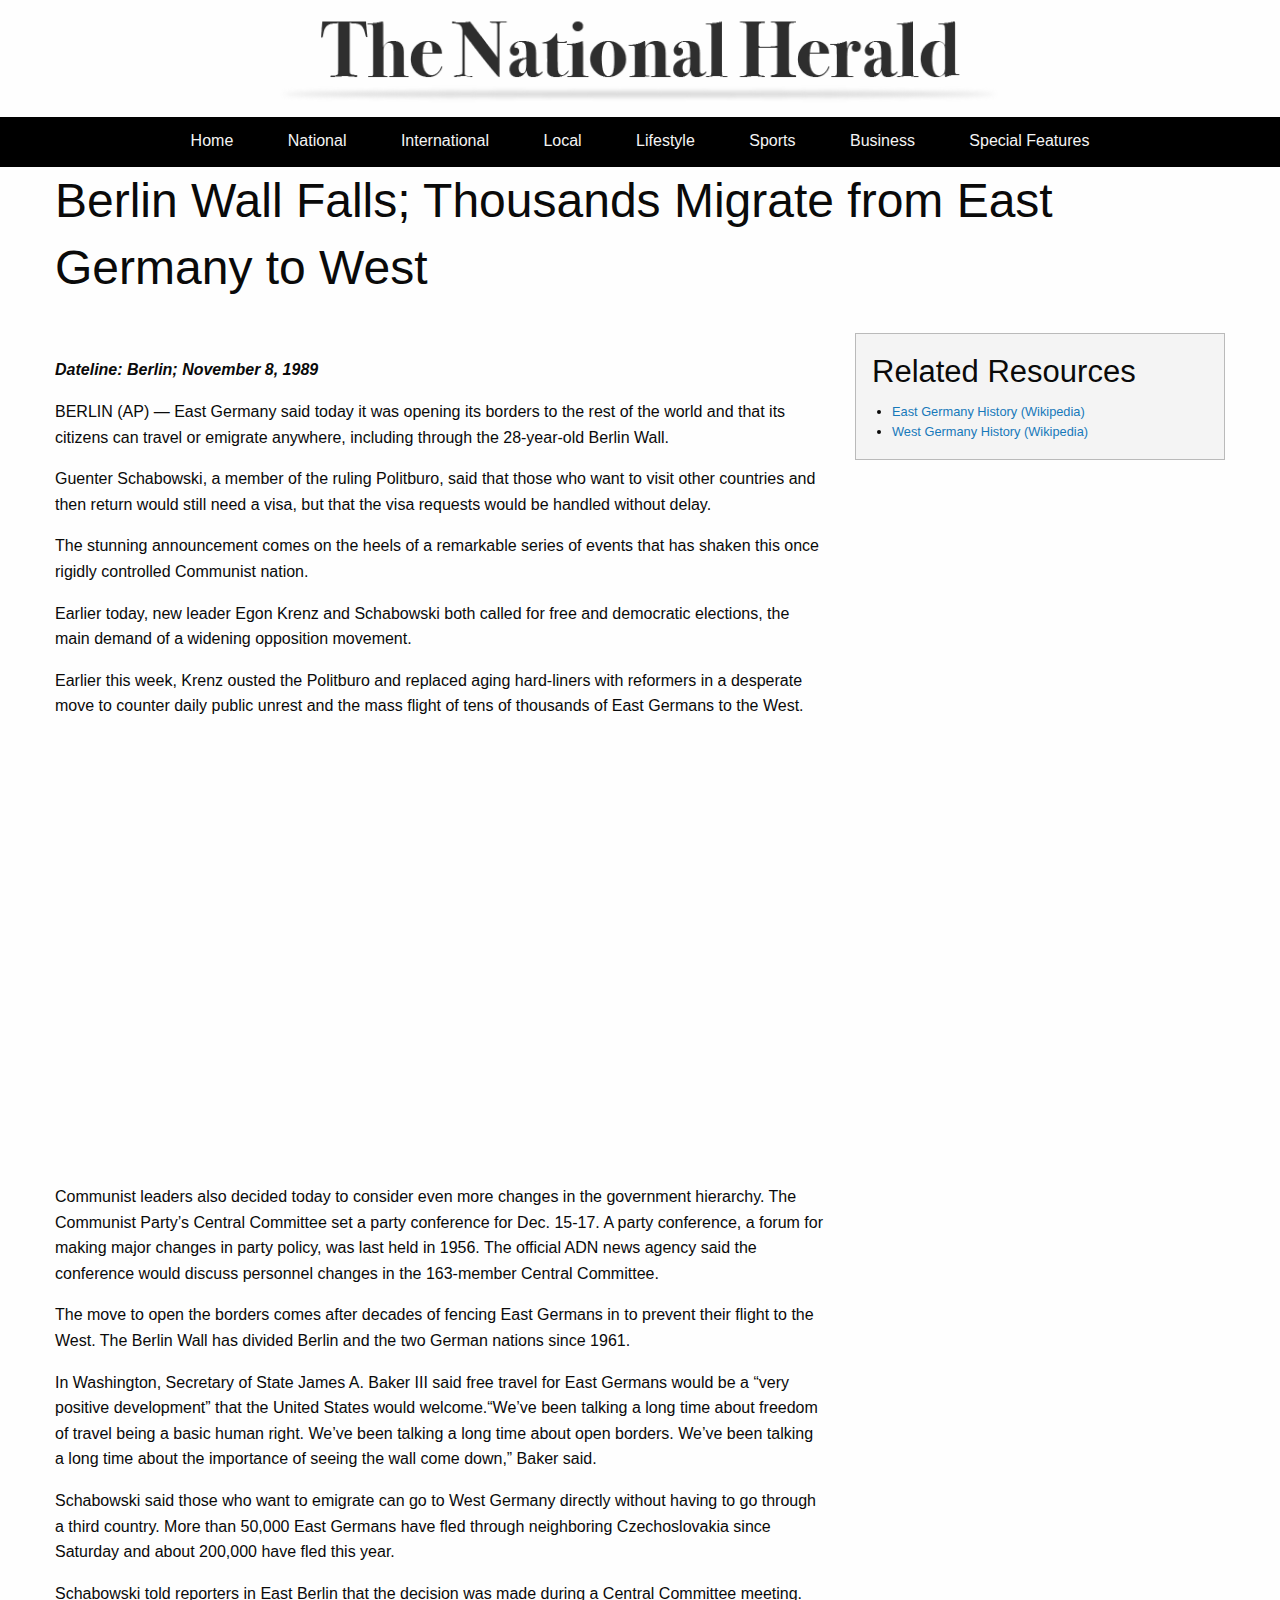
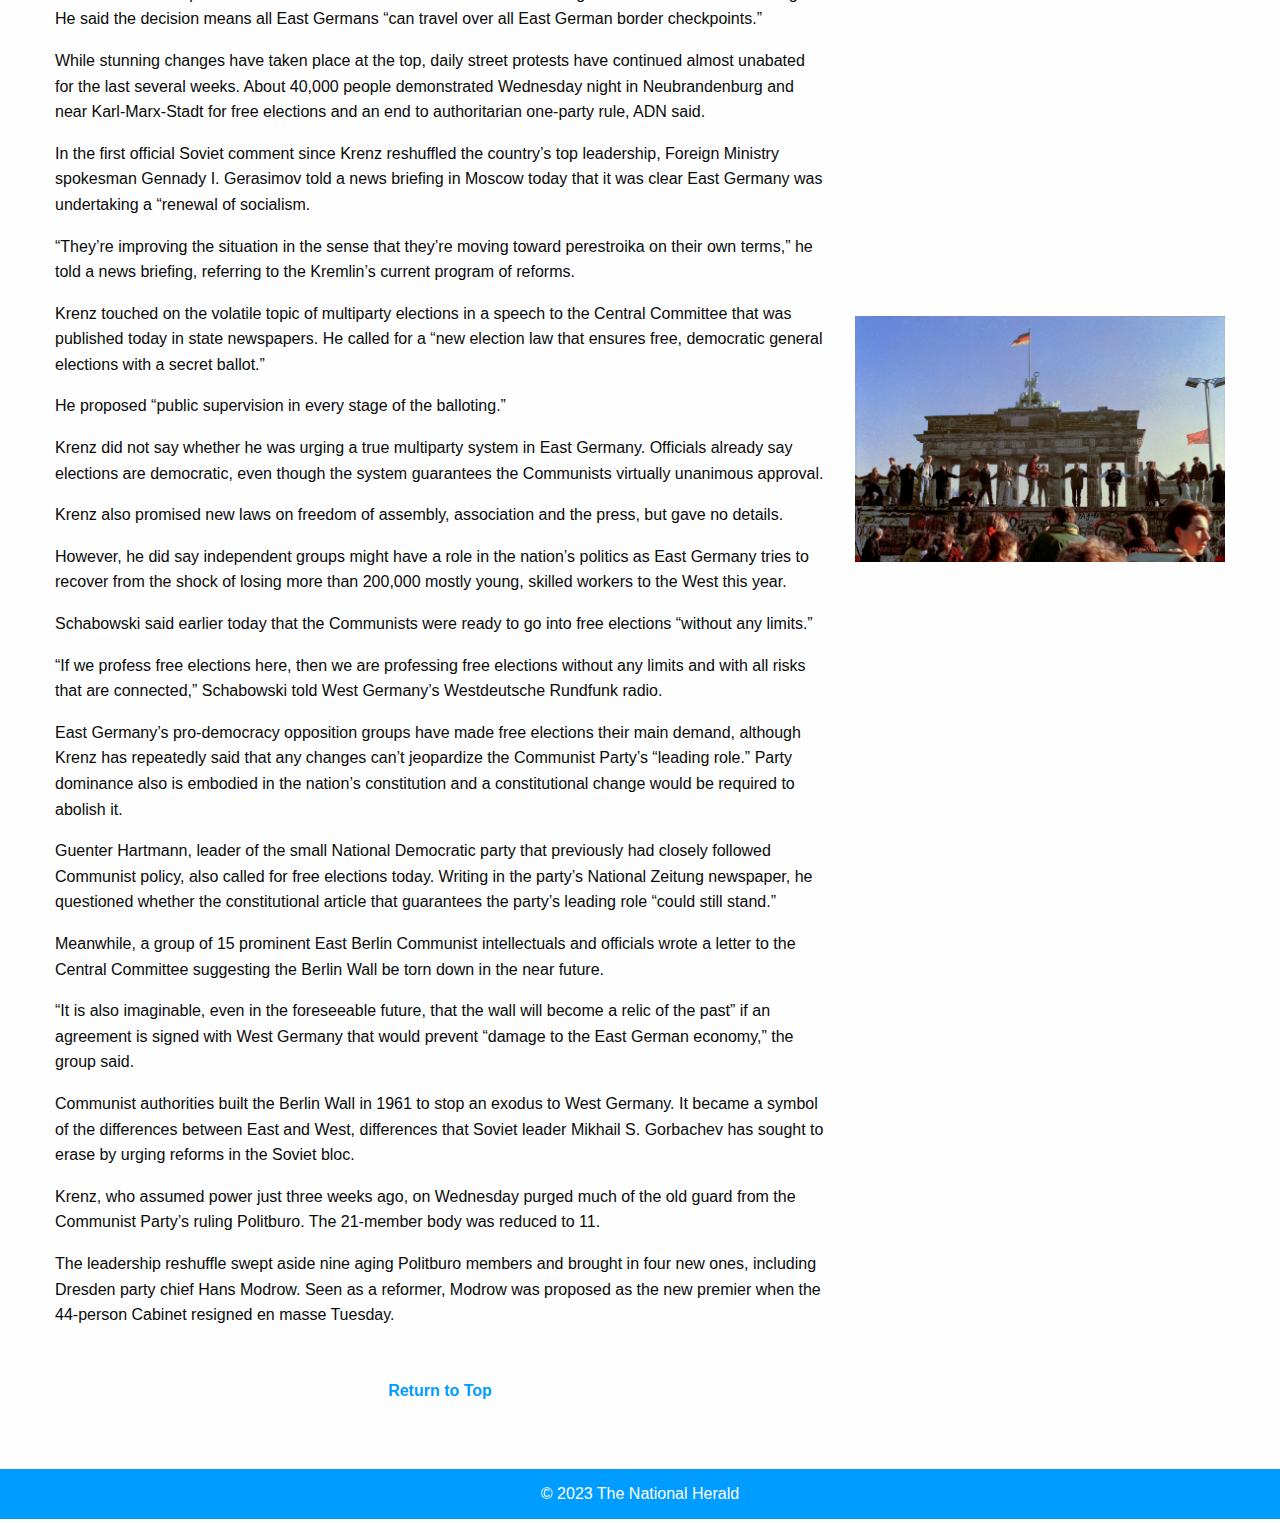
<file: berlinmarch27/index.html>
<!doctype html>
<html class="no-js" lang="en" dir="ltr">
<head>
<meta charset="utf-8">
<meta http-equiv="x-ua-compatible" content="ie=edge">
<meta name="viewport" content="width=device-width, initial-scale=1.0">
<title>Headline Headline Headline | The National Herald</title>
<link rel="stylesheet" href="css/foundation.css">
<link rel="stylesheet" href="css/app.css">


<!-- FILL OUT META TAGS! -->
<meta name="description" content="">
<meta name="author" content="The National Herald">

<!--TWITTER SUMMARY CARD-->
<meta name="twitter:card" content="summary_large_image">
<meta name="twitter:title" content="Headline Headline Headline">

<!--OPEN GRAPH CARD-->
<meta property="og:title" content="Headline Headline Headline">
<meta property="og:site_name" content="The National Herald">
<meta property="og:url" content="TBD">
<meta property="og:description" content="Lead Graph Goes Here.">
<meta property="og:type" content="website">
<meta property="og:image" content="TBD">

</head>
<body>

<!-- RETURN TO TOP -->
<a name="top"></a>
<!-- END RETURN TO TOP -->

<!-- SITE BRANDING -->
<div class="grid-container">
<div class="grid-x grid-padding-x">
<div class="large-12 cell">
<img src="images/tnh_branding.png">

</div>
</div>
</div>
<!-- END SITE BRANDING -->

<!-- NAV BAR -->
<div class="grid-container fluid navStyle">
<div class="grid-x grid-padding-x">
<div class="large-12 cell">
<a href="#" class="navItem">Home</a>
<a href="#" class="navItem">National</a>
<a href="#" class="navItem">International</a>
<a href="#" class="navItem">Local</a>
<a href="#" class="navItem">Lifestyle</a>
<a href="#" class="navItem">Sports</a>
<a href="#" class="navItem">Business</a>
<a href="#" class="navItem">Special Features</a>
</div>
</div>
</div>
<!-- END NAV BAR -->

<!-- BODY COPY -->
<div class="grid-container">
<div class="grid-x grid-padding-x">
<div class="large-12 medium-12 small-12 cell">

<h1> Berlin Wall Falls; Thousands Migrate from East Germany to West </h1>

</div>
</div>
</div>

<div class="grid-container">
<div class="grid-x grid-padding-x">
<div class="large-8 medium-8 small-12 cell">

<br>
<br>

<p class="dateline"> <i>Dateline: Berlin; November 8, 1989 </i> </p>

<p> BERLIN (AP) — East Germany said today it was opening its borders to the rest of the world and that its citizens can travel or emigrate anywhere, including through the 28-year-old Berlin Wall. </p>

<p> Guenter Schabowski, a member of the ruling Politburo, said that those who want to visit other countries and then return would still need a visa, but that the visa requests would be handled without delay. </p>

<p> The stunning announcement comes on the heels of a remarkable series of events that has shaken this once rigidly controlled Communist nation. </p>

<p> Earlier today, new leader Egon Krenz and Schabowski both called for free and democratic elections, the main demand of a widening opposition movement. </p>

<p> Earlier this week, Krenz ousted the Politburo and replaced aging hard-liners with reformers in a desperate move to counter daily public unrest and the mass flight of tens of thousands of East Germans to the West. </p>

<div class="responsive-embed widescreen">
<iframe width="560" height="315" src="https://www.youtube.com/embed/IcmxPeVe4_c?si=DkvzvABxUqmsqNUG" title="YouTube video player" frameborder="0" allow="accelerometer; autoplay; clipboard-write; encrypted-media; gyroscope; picture-in-picture; web-share" referrerpolicy="strict-origin-when-cross-origin" allowfullscreen></iframe> </div>

<p> Communist leaders also decided today to consider even more changes in the government hierarchy. The Communist Party’s Central Committee set a party conference for Dec. 15-17. A party conference, a forum for making major changes in party policy, was last held in 1956. The official ADN news agency said the conference would discuss personnel changes in the 163-member Central Committee. </p>

<p> The move to open the borders comes after decades of fencing East Germans in to prevent their flight to the West. The Berlin Wall has divided Berlin and the two German nations since 1961. </p>

<p> In Washington, Secretary of State James A. Baker III said free travel for East Germans would be a “very positive development” that the United States would welcome.“We’ve been talking a long time about freedom of travel being a basic human right. We’ve been talking a long time about open borders. We’ve been talking a long time about the importance of seeing the wall come down,” Baker said. </p>

<p> Schabowski said those who want to emigrate can go to West Germany directly without having to go through a third country. More than 50,000 East Germans have fled through neighboring Czechoslovakia since Saturday and about 200,000 have fled this year. </p>

<p> Schabowski told reporters in East Berlin that the decision was made during a Central Committee meeting. He said the decision means all East Germans “can travel over all East German border checkpoints.” </p>

<p> While stunning changes have taken place at the top, daily street protests have continued almost unabated for the last several weeks. About 40,000 people demonstrated Wednesday night in Neubrandenburg and near Karl-Marx-Stadt for free elections and an end to authoritarian one-party rule, ADN said. </p>

<p> In the first official Soviet comment since Krenz reshuffled the country’s top leadership, Foreign Ministry spokesman Gennady I. Gerasimov told a news briefing in Moscow today that it was clear East Germany was undertaking a “renewal of socialism. </p>

<p> “They’re improving the situation in the sense that they’re moving toward perestroika on their own terms,” he told a news briefing, referring to the Kremlin’s current program of reforms. </p>

<p> Krenz touched on the volatile topic of multiparty elections in a speech to the Central Committee that was published today in state newspapers. He called for a “new election law that ensures free, democratic general elections with a secret ballot.” </p>

<p> He proposed “public supervision in every stage of the balloting.” </p>

<p> Krenz did not say whether he was urging a true multiparty system in East Germany. Officials already say elections are democratic, even though the system guarantees the Communists virtually unanimous approval. </p>

<p> Krenz also promised new laws on freedom of assembly, association and the press, but gave no details. </p>

<p> However, he did say independent groups might have a role in the nation’s politics as East Germany tries to recover from the shock of losing more than 200,000 mostly young, skilled workers to the West this year. </p>

<p> Schabowski said earlier today that the Communists were ready to go into free elections “without any limits.” </p>

<p> “If we profess free elections here, then we are professing free elections without any limits and with all risks that are connected,” Schabowski told West Germany’s Westdeutsche Rundfunk radio. </p>

<p> East Germany’s pro-democracy opposition groups have made free elections their main demand, although Krenz has repeatedly said that any changes can’t jeopardize the Communist Party’s “leading role.” Party dominance also is embodied in the nation’s constitution and a constitutional change would be required to abolish it. </p>

<p> Guenter Hartmann, leader of the small National Democratic party that previously had closely followed Communist policy, also called for free elections today. Writing in the party’s National Zeitung newspaper, he questioned whether the constitutional article that guarantees the party’s leading role “could still stand.” </p>

<p> Meanwhile, a group of 15 prominent East Berlin Communist intellectuals and officials wrote a letter to the Central Committee suggesting the Berlin Wall be torn down in the near future. </p>

<p> “It is also imaginable, even in the foreseeable future, that the wall will become a relic of the past” if an agreement is signed with West Germany that would prevent “damage to the East German economy,” the group said. </p>

<p>Communist authorities built the Berlin Wall in 1961 to stop an exodus to West Germany. It became a symbol of the differences between East and West, differences that Soviet leader Mikhail S. Gorbachev has sought to erase by urging reforms in the Soviet bloc. </p>

<p> Krenz, who assumed power just three weeks ago, on Wednesday purged much of the old guard from the Communist Party’s ruling Politburo. The 21-member body was reduced to 11. </p>

<p> The leadership reshuffle swept aside nine aging Politburo members and brought in four new ones, including Dresden party chief Hans Modrow. Seen as a reformer, Modrow was proposed as the new premier when the 44-person Cabinet resigned en masse Tuesday. </p>


<p class="rtt"><a href="#top">Return to Top</a></p>
</div>
<div class="large-4 medium-4 small-12 cell">
	<br>
<div class="callout">
<h3> Related Resources </h3>
	<ul class="bulletpoints">
		<li> <a href="https://en.wikipedia.org/wiki/East_Germany#History">East Germany History (Wikipedia) </a> </li>
		<li> <a href="https://en.wikipedia.org/wiki/West_Germany#History">West Germany History (Wikipedia) </a> </li>
	</ul>

</div>
<br><br><br><br><br><br><br><br><br><br><br><br><br><br><br><br><br><br><br><br>
<br><br><br><br><br><br><br><br><br><br><br><br><br><br><br><br><br><br><br><br>
<br><br><br><br><br><br><br><br><br><br><br><br><br><br><br><br><br><br><br><br>

<img src="images/Photo1.jpg">

</div>
</div>
</div>
</div>
</div>
</div>
</div>
<!-- END BODY COPY -->

<!-- FOOTER BAR -->
<!-- NAV BAR -->
<div class="grid-container fluid footerStyle">
<div class="grid-x grid-padding-x">
<div class="large-12 cell">
<p>&copy; 2023 The National Herald</p>
</div>
</div>
</div>
<!-- END NAV BAR -->

<script src="js/vendor/jquery.js"></script>
<script src="js/vendor/what-input.js"></script>
<script src="js/vendor/foundation.js"></script>
<script src="js/app.js"></script>
</body>
</html>
</file>
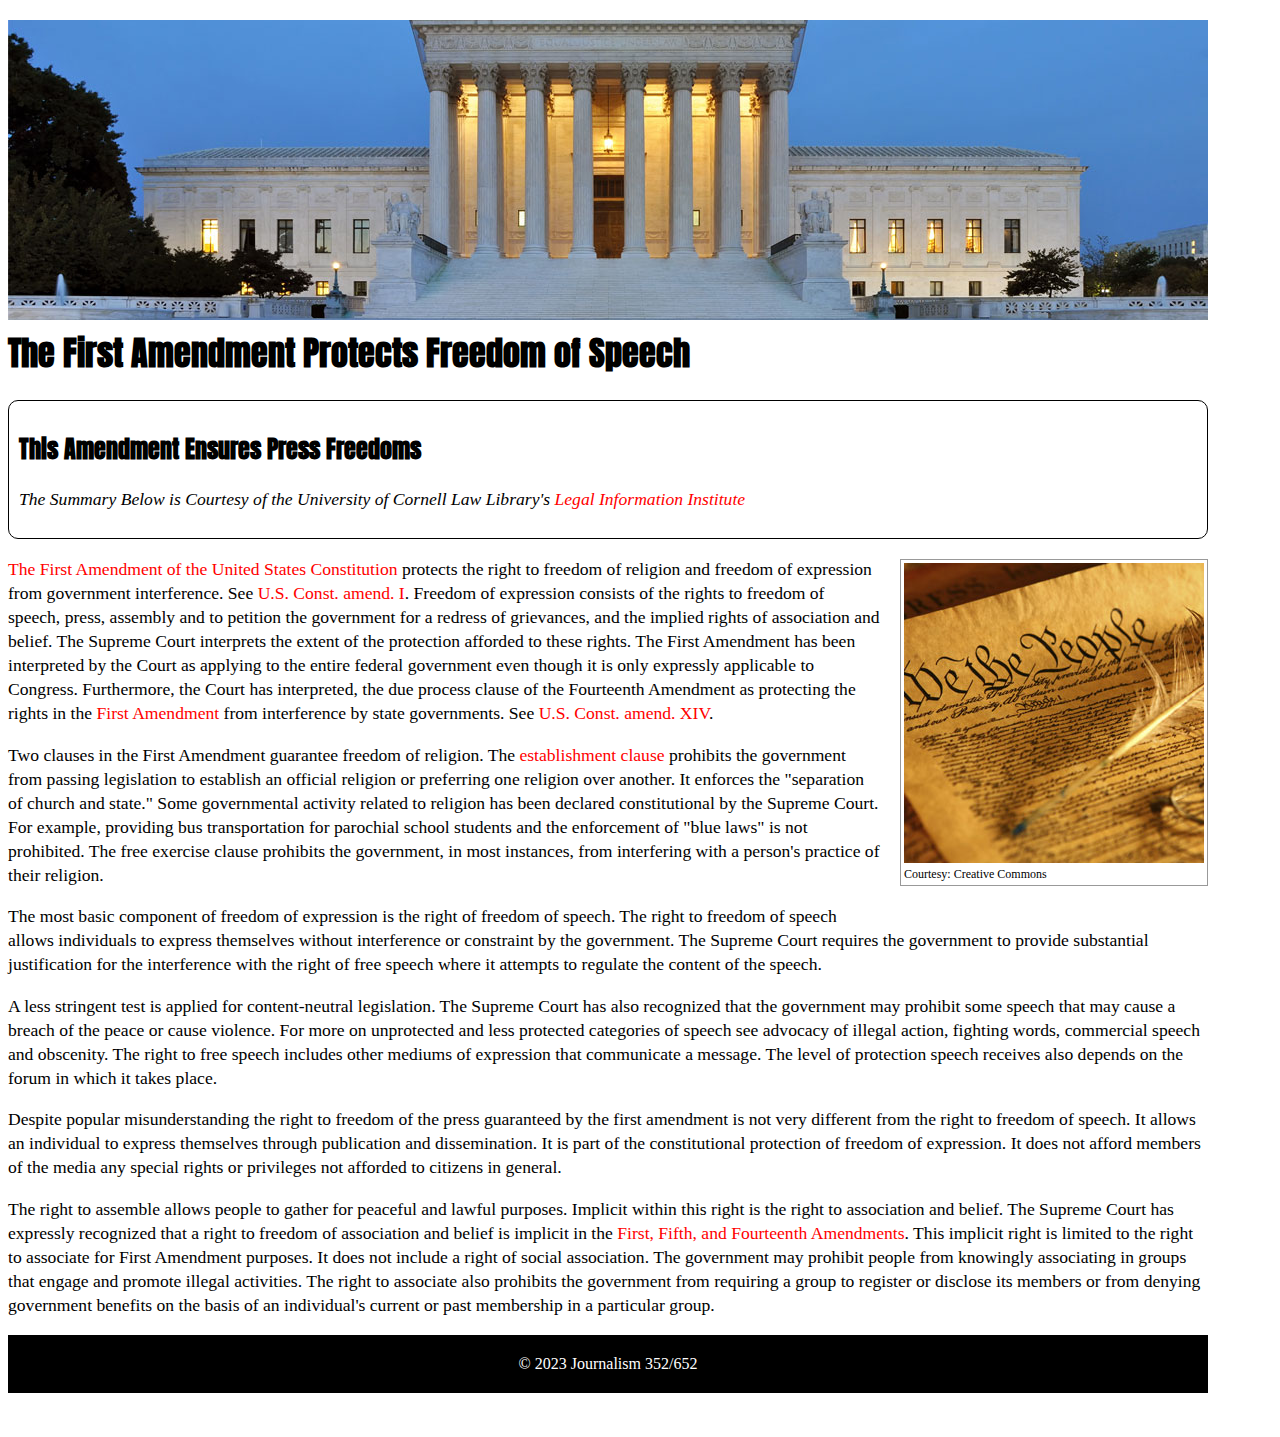
<file: Broken/index.html>
<!doctype html>
<html class="no-js" lang="en" dir="ltr">
<head>
<meta charset="utf-8">
<meta http-equiv="x-ua-compatible" content="ie=edge">
<meta name="viewport" content="width=device-width, initial-scale=1.0">
<title>This is the Title Tag?</title>
<link rel="stylesheet" href="css/style.css">
<link href="https://fonts.googleapis.com/css?family=Anton|Bitter" rel="stylesheet">


</head>
<body>

<div class="contentContain">

<img src="images/supremeCourt.jpg" style="wide:100%; border:0; margin:0 0 -20px 0"><br>
<h1>The First Amendment Protects Freedom of Speech</h1>


<div class="citation">
<h2>This Amendment Ensures Press Freedoms</h2>
<p><em>The Summary Below is Courtesy of the University of Cornell Law Library's <a href="https://www.law.cornell.edu/constitution/first_amendment" target="_blank">Legal Information Institute</a></em> </p>
</div>


<div class="photoRight"><img src="images/wethepeople.jpg" alt="U.S. Constitution"><br>
Courtesy: Creative Commons</div>

<p><a href="http://www.law.cornell.edu/constitution/constitution.billofrights.html#amendmenti" target="_blank">The First Amendment of the United States Constitution</a> protects the right to freedom of religion and freedom of expression from government interference. See <a href="http://www.law.cornell.edu/constitution/constitution.billofrights.html#amendmenti" target="_blank">U.S. Const. amend. I</a>. Freedom of expression consists of the rights to freedom of speech, press, assembly and to petition the government for a redress of grievances, and the implied rights of association and belief. The Supreme Court interprets the extent of the protection afforded to these rights. The First Amendment has been interpreted by the Court as applying to the entire federal government even though it is only expressly applicable to Congress. Furthermore, the Court has interpreted, the due process clause of the Fourteenth Amendment as protecting the rights in the <a href="http://www.law.cornell.edu/constitution/constitution.billofrights.html#amendmenti">First Amendment</a> from interference by state governments. See <a href="http://www.law.cornell.edu/constitution/constitution.billofrights.html#amendmentxiv">U.S. Const. amend. XIV</a>.</p>

<p>Two clauses in the First Amendment guarantee freedom of religion. The <a href="http://topics.law.cornell.edu/wex/establishment_clause" target="_blank">establishment clause</a> prohibits the government from passing legislation to establish an official religion or preferring one religion over another. It enforces the "separation of church and state." Some governmental activity related to religion has been declared constitutional by the Supreme Court. For example, providing bus transportation for parochial school students and the enforcement of "blue laws" is not prohibited. The free exercise clause prohibits the government, in most instances, from interfering with a person's practice of their religion.</p>

<p>The most basic component of freedom of expression is the right of freedom of speech. The right to freedom of speech allows individuals to express themselves without interference or constraint by the government. The Supreme Court requires the government to provide substantial justification for the interference with the right of free speech where it attempts to regulate the content of the speech.</p>

<p>A less stringent test is applied for content-neutral legislation. The Supreme Court has also recognized that the government may prohibit some speech that may cause a breach of the peace or cause violence. For more on unprotected and less protected categories of speech see advocacy of illegal action, fighting words, commercial speech and obscenity. The right to free speech includes other mediums of expression that communicate a message.  The level of protection speech receives also depends on the forum in which it takes place.</p>   

<p>Despite popular misunderstanding the right to freedom of the press guaranteed by the first amendment is not very different from the right to freedom of speech. It allows an individual to express themselves through publication and dissemination. It is part of the constitutional protection of freedom of expression. It does not afford members of the media any special rights or privileges not afforded to citizens in general.</p>

<p>The right to assemble allows people to gather for peaceful and lawful purposes. Implicit within this right is the right to association and belief. The Supreme Court has expressly recognized that a right to freedom of association and belief is implicit in the <a href="http://www.law.cornell.edu/constitution/constitution.table.html#amendments" target="_blank">First, Fifth, and Fourteenth Amendments</a>. This implicit right is limited to the right to associate for First Amendment purposes. It does not include a right of social association. The government may prohibit people from knowingly associating in groups that engage and promote illegal activities. The right to associate also prohibits the government from requiring a group to register or disclose its members or from denying government benefits on the basis of an individual's current or past membership in a particular group.</p>



<div class="footerStyle">&copy; 2023 Journalism 352/652</div>

<br><br>

</div>

</body>
</html>
</file>
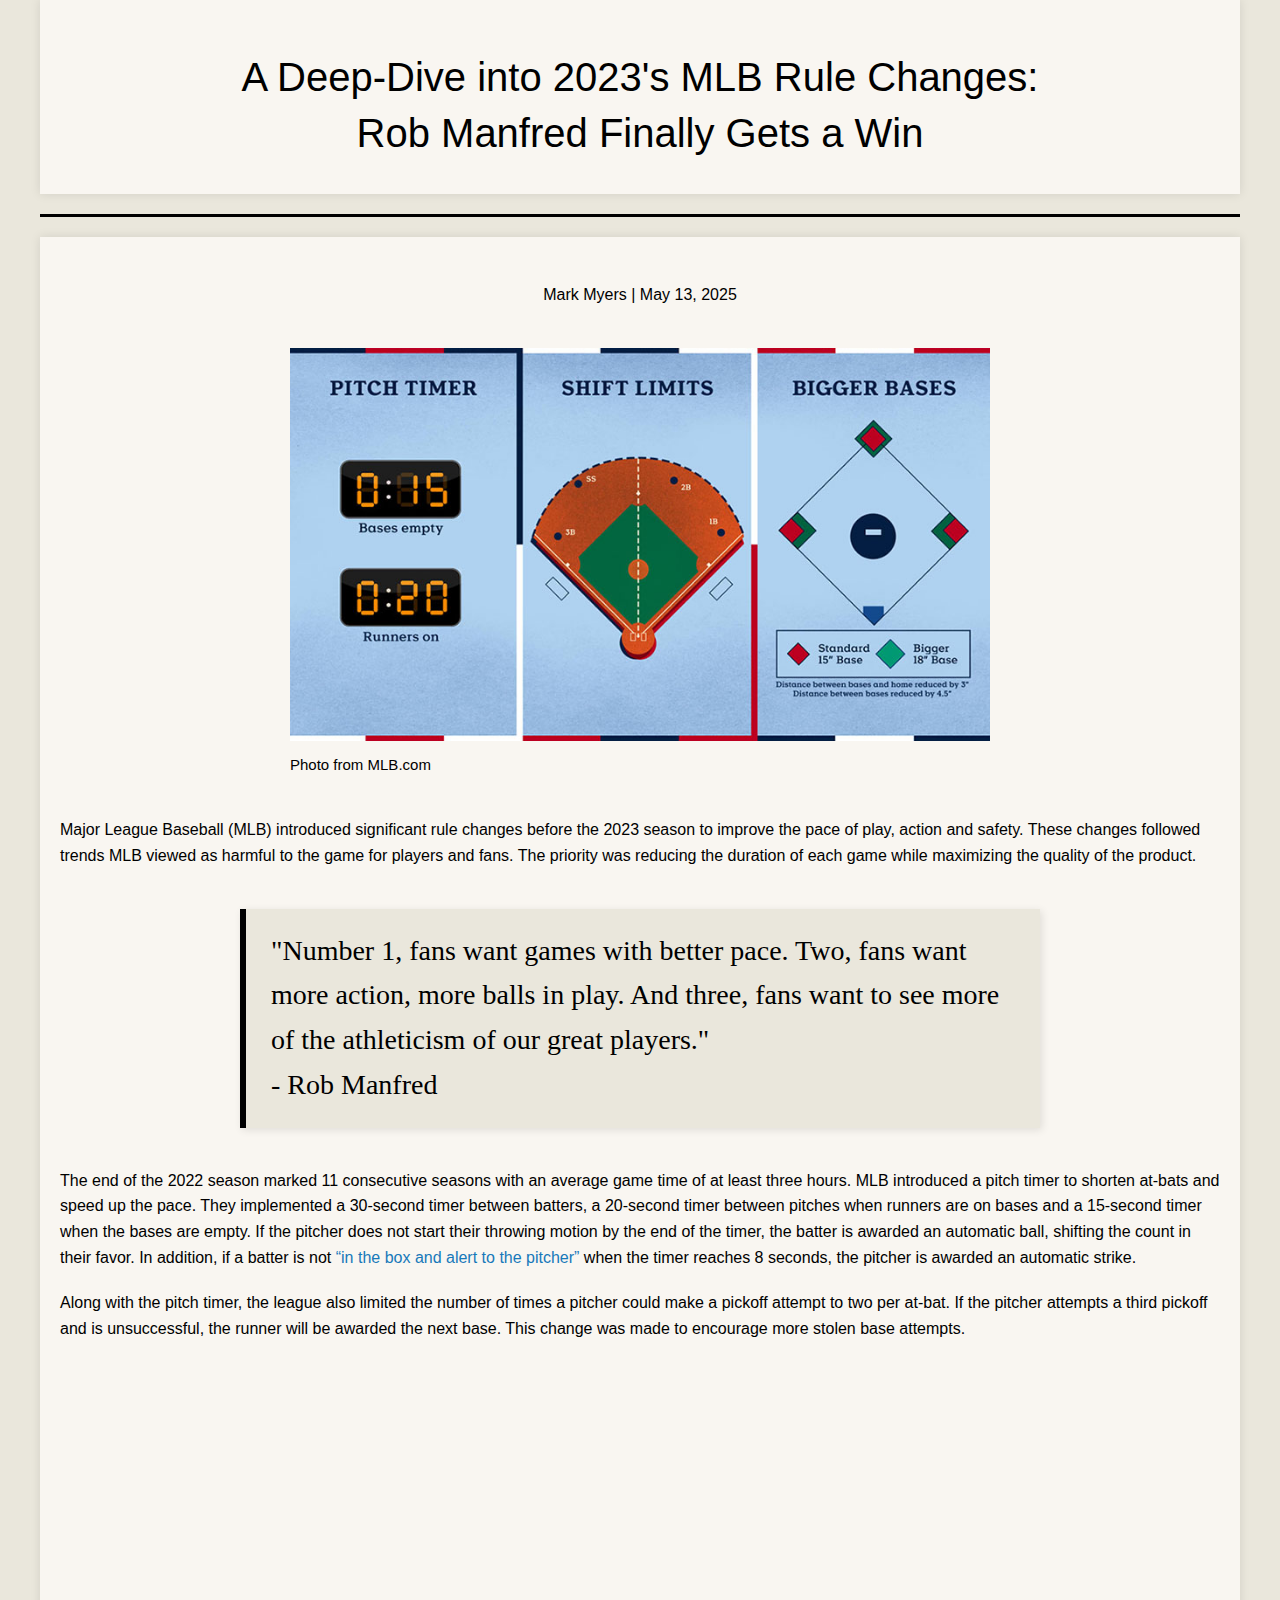
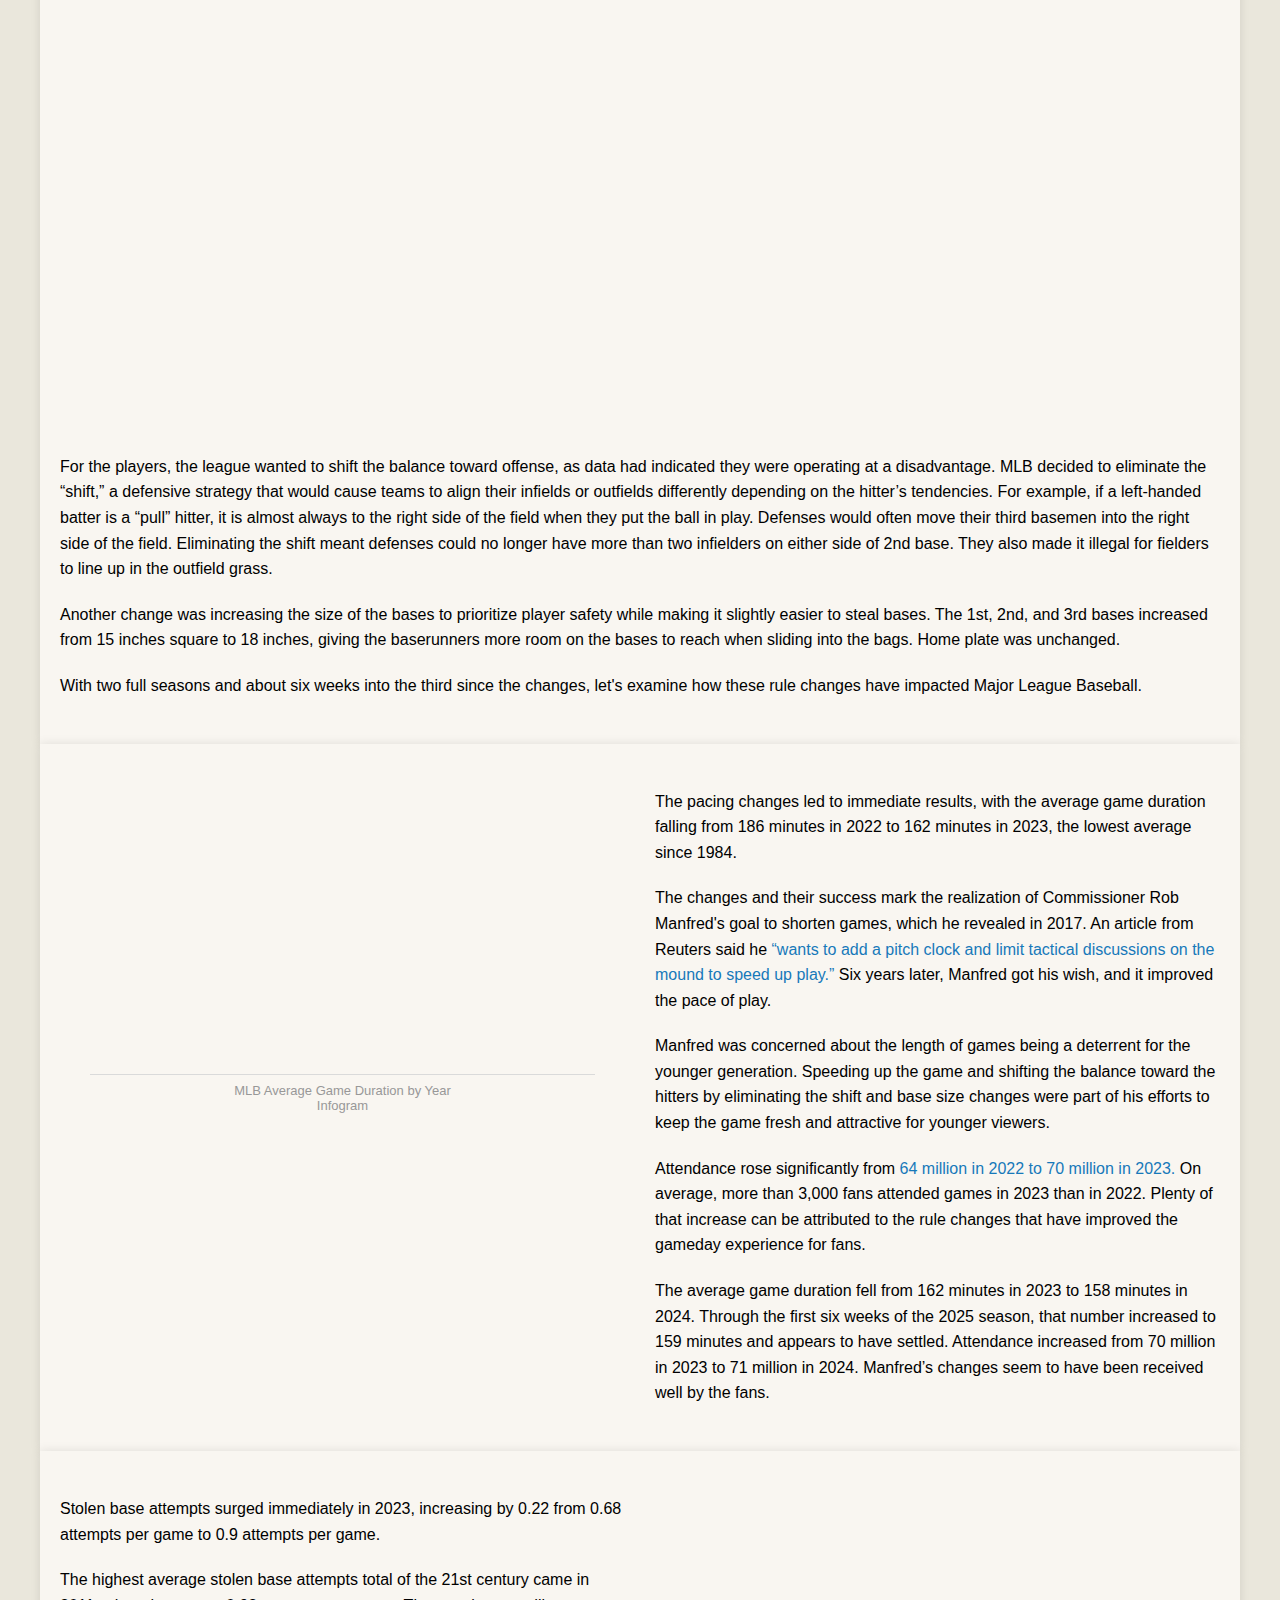
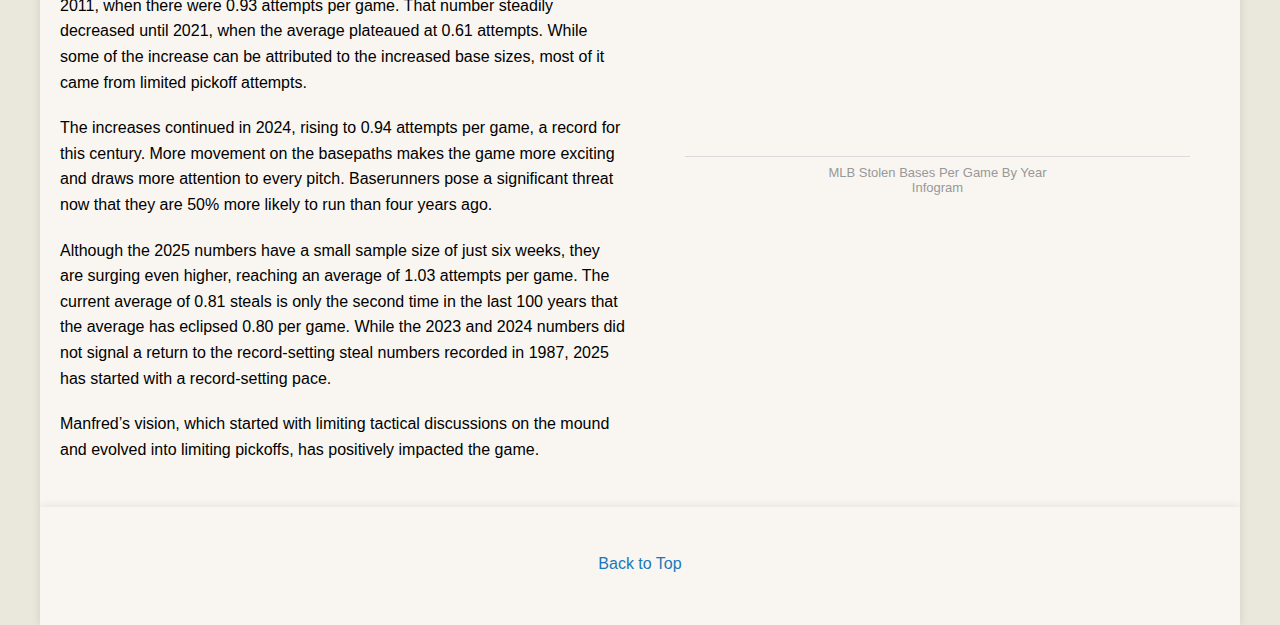
<file: Final/index.html>
<!doctype html>
<html class="no-js" lang="en" dir="ltr">
<head>
<meta charset="utf-8">
<meta http-equiv="x-ua-compatible" content="ie=edge">
<meta name="viewport" content="width=device-width, initial-scale=1.0">
<title>A Deep-Dive into 2023's MLB Rule Changes: Rob Manfred Finally Gets a Win</title>
<link rel="stylesheet" href="foundation.css">
<link rel="stylesheet" href="app.css">
<link rel="preconnect" href="https://fonts.googleapis.com">
<link rel="preconnect" href="https://fonts.gstatic.com" crossorigin>
<link href="https://fonts.googleapis.com/css2?family=Lato:ital,wght@0,100;0,300;0,400;0,700;0,900;1,100;1,300;1,400;1,700;1,900&family=Roboto:ital,wght@0,100..900;1,100..900&display=swap" rel="stylesheet">

<!-- FILL OUT META TAGS! -->
<meta name="description" content="A Deep-Dive into 2023's MLB Rule Changes: Rob Manfred Finally Gets a Win">
<meta name="author" content="Mark Myers">

<!--TWITTER SUMMARY CARD-->
<meta name="twitter:card" content="https://markfmyers.github.io/j352/Final/images/MLB_Game_Duration.png">
<meta name="twitter:title" content="A Deep-Dive into 2023's MLB Rule Changes: Rob Manfred Finally Gets a Win">

<!--OPEN GRAPH CARD-->
<meta property="og:title" content="A Deep-Dive into 2023's MLB Rule Changes: Rob Manfred Finally Gets a Win">
<meta property="og:site_name" content="A Deep-Dive into 2023's MLB Rule Changes: Rob Manfred Finally Gets a Win">
<meta property="og:url" content="https://markfmyers.github.io/j352/Final/">
<meta property="og:description" content="Take a look at the results of 2023's MLB rule changes. Learn about what led to the changes and how they have given Rob Manfred a rare win as commissioner.">
<meta property="og:type" content="website">
<meta property="og:image" content="https://markfmyers.github.io/j352/Final/images/MLB_Game_Duration.png">

</head>
<body>

<!-- RETURN TO TOP -->
<a name="top"></a>
<!-- END RETURN TO TOP -->


<!-- BODY COPY -->
<div class="grid-container">
<div class="grid-x grid-padding-x">
<div class="large-12 medium-12 small-12 cell">

<br>

<h2 class="open-sans-heading1"> A Deep-Dive into 2023's MLB Rule Changes: <br> Rob Manfred Finally Gets a Win</h1>

</div>
</div>
</div>

<hr>

<div class="grid-container">
<div class="grid-x grid-padding-x">
<div class="large-12 medium-12 small-12 cell">

<p class="dateline"> Mark Myers | May 13, 2025 </i> </p>

<div class="container">
<img src="images/rulechanges2.jpg" alt="List of MLB Rule Changes 2023">
<p class="caption"> Photo from MLB.com </p>
</div>

<p>  Major League Baseball (MLB) introduced significant rule changes before the 2023 season to improve the pace of play, action and safety. These changes followed trends MLB viewed as harmful to the game for players and fans. The priority was reducing the duration of each game while maximizing the quality of the product. </p>

<p class="pull-quote"> "Number 1, fans want games with better pace. Two, fans want more action, more balls in play. And three, fans want to see more of the athleticism of our great players." <br> - Rob Manfred </p>

<p> The end of the 2022 season marked 11 consecutive seasons with an average game time of at least three hours. MLB introduced a pitch timer to shorten at-bats and speed up the pace. They implemented a 30-second timer between batters, a 20-second timer between pitches when runners are on bases and a 15-second timer when the bases are empty. If the pitcher does not start their throwing motion by the end of the timer, the batter is awarded an automatic ball, shifting the count in their favor. In addition, if a batter is not <a href="https://www.mlb.com/news/mlb-2023-rule-changes-pitch-timer-larger-bases-shifts" target="blank">“in the box and alert to the pitcher”</a> when the timer reaches 8 seconds, the pitcher is awarded an automatic strike.
 </p>

<p> Along with the pitch timer, the league also limited the number of times a pitcher could make a pickoff attempt to two per at-bat. If the pitcher attempts a third pickoff and is unsuccessful, the runner will be awarded the next base. This change was made to encourage more stolen base attempts.
 </p>

<div class="video-container">
<iframe width="560" height="315" src="https://www.youtube.com/embed/EPtFqSGfGyM?si=uiL16CoN6Q0JdXIr" title="YouTube video player" frameborder="0" allow="accelerometer; autoplay; clipboard-write; encrypted-media; gyroscope; picture-in-picture; web-share" referrerpolicy="strict-origin-when-cross-origin" allowfullscreen></iframe>
</div>

<p> For the players, the league wanted to shift the balance toward offense, as data had indicated they were operating at a disadvantage. MLB decided to eliminate the “shift,” a defensive strategy that would cause teams to align their infields or outfields differently depending on the hitter’s tendencies. For example, if a left-handed batter is a “pull” hitter, it is almost always to the right side of the field when they put the ball in play. Defenses would often move their third basemen into the right side of the field. Eliminating the shift meant defenses could no longer have more than two infielders on either side of 2nd base. They also made it illegal for fielders to line up in the outfield grass.
 </p>

<p> Another change was increasing the size of the bases to prioritize player safety while making it slightly easier to steal bases. The 1st, 2nd, and 3rd bases increased from 15 inches square to 18 inches, giving the baserunners more room on the bases to reach when sliding into the bags. Home plate was unchanged.</p>

<p> With two full seasons and about six weeks into the third since the changes, let's examine how these rule changes have impacted Major League Baseball. </p>

</div>
</div>
</div>

<div class="grid-container">
  <div class="grid-x grid-padding-x">
    <div class="large-6 medium-6 small-12 cell">
      <div class="infogram-container">
        <div class="infogram-embed" 
             data-id="c2d00f30-4deb-4953-8eb0-b0551b901156" 
             data-type="interactive" 
             data-title="MLB Average Game Duration by Year">
        </div>
      </div>

      <script>
        !function(e,n,i,s){
          var d="InfogramEmbeds";
          var o=e.getElementsByTagName(n)[0];
          if(window[d] && window[d].initialized) {
            window[d].process && window[d].process();
          } else if(!e.getElementById(i)) {
            var r=e.createElement(n);
            r.async = 1;
            r.id = i;
            r.src = s;
            o.parentNode.insertBefore(r, o);
          }
        }(document,"script","infogram-async","https://e.infogram.com/js/dist/embed-loader-min.js");
      </script>

      <div class="infogram-attribution">
        <a href="https://infogram.com/c2d00f30-4deb-4953-8eb0-b0551b901156" target="_blank">MLB Average Game Duration by Year</a><br>
        <a href="https://infogram.com" target="_blank" rel="nofollow">Infogram</a>
      </div>
    </div>

    <div class="large-6 medium-6 small-12 cell">
      <p> The pacing changes led to immediate results, with the average game duration falling from 186 minutes in 2022 to 162 minutes in 2023, the lowest average since 1984. </p>
      <p> The changes and their success mark the realization of Commissioner Rob Manfred's goal to shorten games, which he revealed in 2017. An article from Reuters said he <a href="https://www.reuters.com/article/sports/baseball-commissioner-wants-faster-major-league-games-but-rejects-ties-idUSKBN16E155/" target="_blank">“wants to add a pitch clock and limit tactical discussions on the mound to speed up play.”</a> Six years later, Manfred got his wish, and it improved the pace of play. </p>
      <p> Manfred was concerned about the length of games being a deterrent for the younger generation. Speeding up the game and shifting the balance toward the hitters by eliminating the shift and base size changes were part of his efforts to keep the game fresh and attractive for younger viewers. </p>
      <p> Attendance rose significantly from <a href="https://apnews.com/sports/baseball-638e10b85a15366a7c6ffa5e7f21d6b3" target="blank">64 million in 2022 to 70 million in 2023.</a> On average, more than 3,000 fans attended games in 2023 than in 2022. Plenty of that increase can be attributed to the rule changes that have improved the gameday experience for fans. </p>
      <p> The average game duration fell from 162 minutes in 2023 to 158 minutes in 2024. Through the first six weeks of the 2025 season, that number increased to 159 minutes and appears to have settled. Attendance increased from 70 million in 2023 to 71 million in 2024. Manfred’s changes seem to have been received well by the fans. </p>
    </div>
  </div>
</div>

<div class="grid-container">
  <div class="grid-x grid-padding-x medium-flex-dir-row-reverse">
    <div class="large-6 medium-6 small-12 cell">
      <div class="infogram-container">
        <div class="infogram-embed" 
             data-id="4f018444-6479-428b-bac3-1951f6ac43ba" 
             data-type="interactive" 
             data-title="MLB Stolen Bases Per Game By Year">
        </div>
      </div>

      <script>
        !function(e,n,i,s){
          var d="InfogramEmbeds";
          var o=e.getElementsByTagName(n)[0];
          if(window[d] && window[d].initialized) {
            window[d].process && window[d].process();
          } else if(!e.getElementById(i)) {
            var r=e.createElement(n);
            r.async = 1;
            r.id = i;
            r.src = s;
            o.parentNode.insertBefore(r, o);
          }
        }(document,"script","infogram-async","https://e.infogram.com/js/dist/embed-loader-min.js");
      </script>

      <div class="infogram-attribution">
        <a href="https://infogram.com/4f018444-6479-428b-bac3-1951f6ac43ba" target="_blank">MLB Stolen Bases Per Game By Year</a><br>
        <a href="https://infogram.com" target="_blank" rel="nofollow">Infogram</a>
      </div>
    </div>

    <div class="large-6 medium-6 small-12 cell">
      <p> Stolen base attempts surged immediately in 2023, increasing by 0.22 from 0.68 attempts per game to 0.9 attempts per game. </p>
      <p> The highest average stolen base attempts total of the 21st century came in 2011, when there were 0.93 attempts per game. That number steadily decreased until 2021, when the average plateaued at 0.61 attempts. While some of the increase can be attributed to the increased base sizes, most of it came from limited pickoff attempts. </p>
      <p> The increases continued in 2024, rising to 0.94 attempts per game, a record for this century. More movement on the basepaths makes the game more exciting and draws more attention to every pitch. Baserunners pose a significant threat now that they are 50% more likely to run than four years ago. </p>
      <p> Although the 2025 numbers have a small sample size of just six weeks, they are surging even higher, reaching an average of 1.03 attempts per game. The current average of 0.81 steals is only the second time in the last 100 years that the average has eclipsed 0.80 per game. While the 2023 and 2024 numbers did not signal a return to the record-setting steal numbers recorded in 1987, 2025 has started with a record-setting pace. </p>
      <p> Manfred’s vision, which started with limiting tactical discussions on the mound and evolved into limiting pickoffs, has positively impacted the game. </p>
    </div>
  </div>
</div>

<div class="grid-container">
<div class="grid-x grid-padding-x">
<div class="large-12 medium-12 small-12 cell">

<a href="#top" class="back-to-top">Back to Top</a>

<br>

</div>
</div>
</div>

</body>
</file>
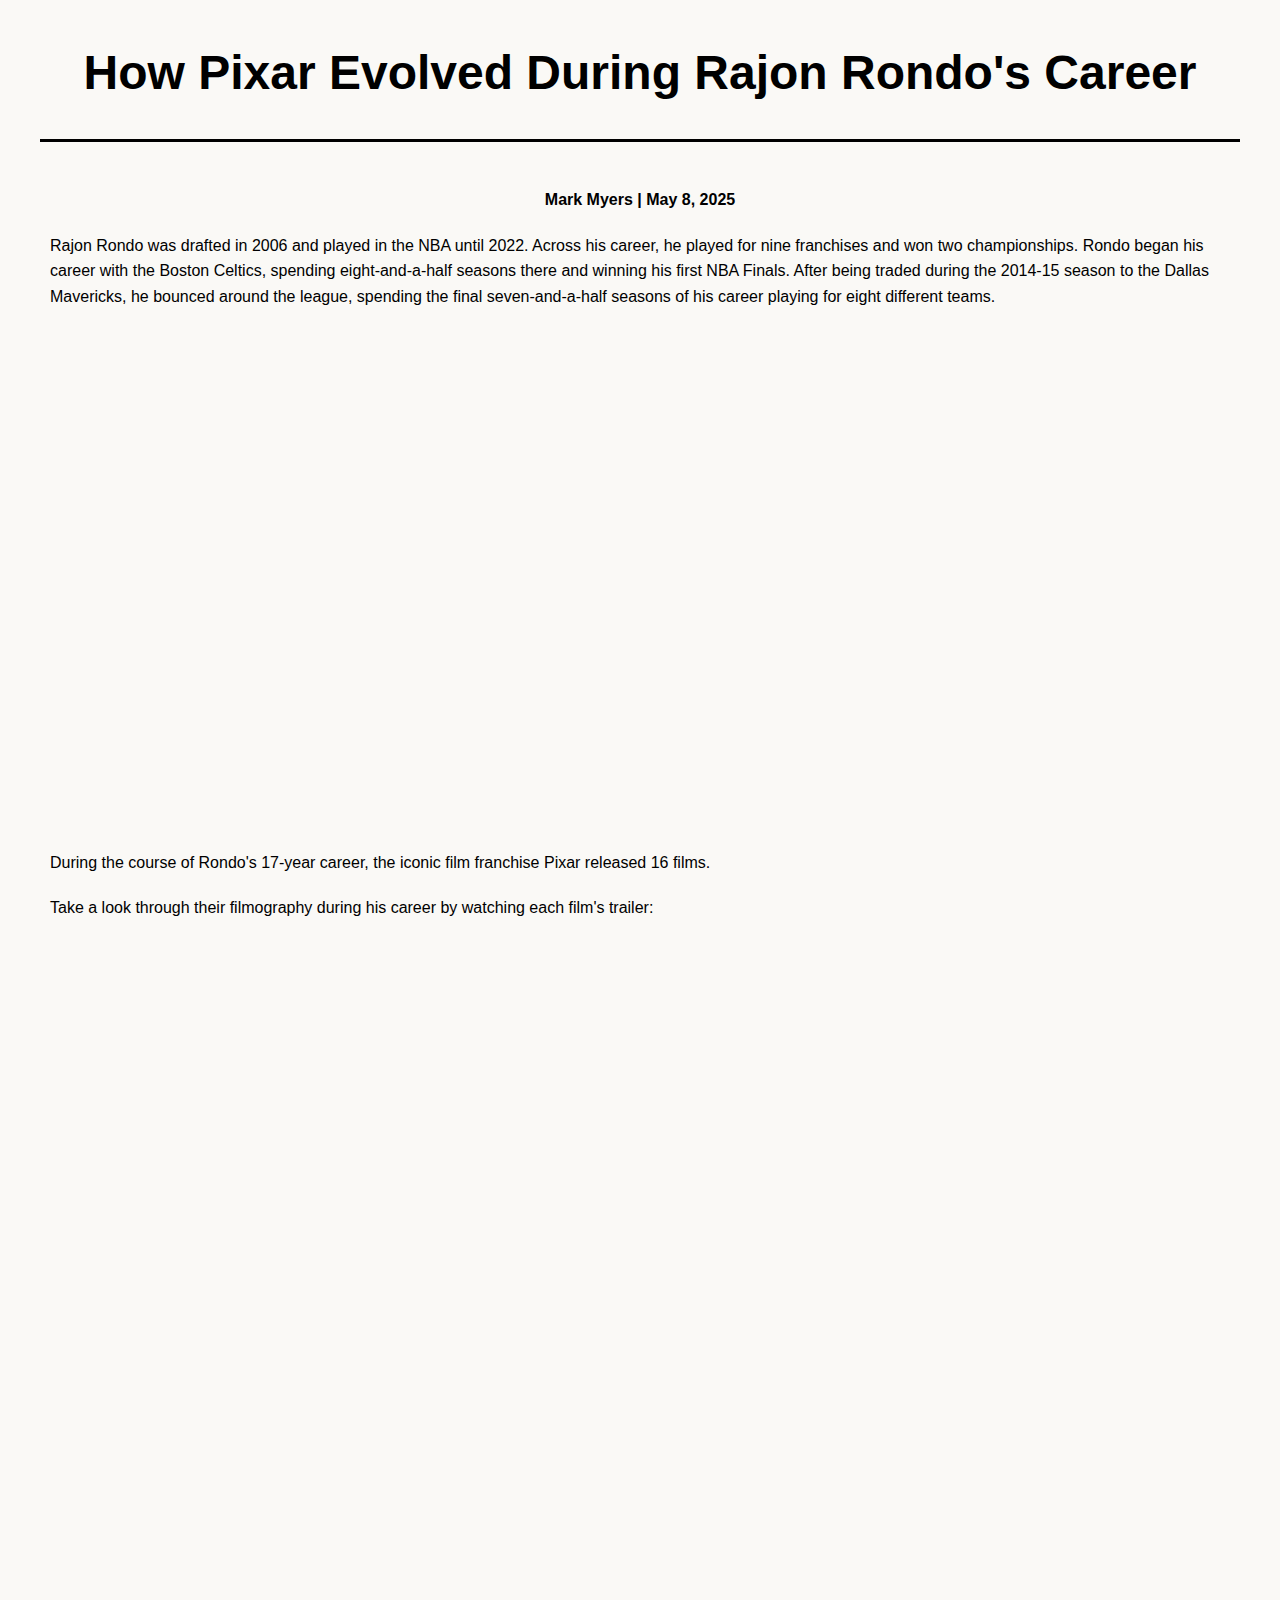
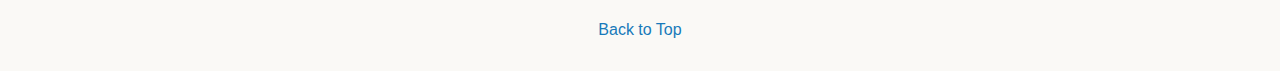
<file: juxtapose/index.html>
<!doctype html>
<html class="no-js" lang="en" dir="ltr">
<head>
<meta charset="utf-8">
<meta http-equiv="x-ua-compatible" content="ie=edge">
<meta name="viewport" content="width=device-width, initial-scale=1.0">
<title>Rajon Rondo's Career and How Pixar Evolved During It</title>
<link rel="stylesheet" href="foundation.css">
<link rel="stylesheet" href="app.css">
<link rel="preconnect" href="https://fonts.googleapis.com">
<link rel="preconnect" href="https://fonts.gstatic.com" crossorigin>
<link href="https://fonts.googleapis.com/css2?family=Barlow:ital,wght@0,100;0,200;0,300;0,400;0,500;0,600;0,700;0,800;0,900;1,100;1,200;1,300;1,400;1,500;1,600;1,700;1,800;1,900&family=Lato:ital,wght@0,100;0,300;0,400;0,700;0,900;1,100;1,300;1,400;1,700;1,900&family=Roboto:ital,wght@0,100..900;1,100..900&display=swap" rel="stylesheet">

<!-- FILL OUT META TAGS! -->
<meta name="description" content="">
<meta name="author" content="Mark Myers">

<!--TWITTER SUMMARY CARD-->
<meta name="twitter:card" content="summary_large_image">
<meta name="twitter:title" content="Analyzing the Impact of 2023's MLB Rule Changes">

<!--OPEN GRAPH CARD-->
<meta property="og:title" content="Analyzing the Impact of 2023's MLB Rule Changes">
<meta property="og:site_name" content="Sports Illustrated">
<meta property="og:url" content="TBD">
<meta property="og:description" content="Take a look at the results of 2023's MLB rule changes. Learn about what led to them and if the changes have yielded the results the league hoped for.">
<meta property="og:type" content="website">
<meta property="og:image" content="TBD">

</head>
<body>

<!-- RETURN TO TOP -->
<a name="top"></a>
<!-- END RETURN TO TOP -->

<!-- SITE BRANDING -->
<div class="grid-container">
<div class="grid-x grid-padding-x">
<div class="large-12 cell">

</div>
</div>
</div>
<!-- END SITE BRANDING -->

<!-- BODY COPY -->
<div class="grid-container">
<div class="grid-x grid-padding-x">
<div class="large-12 medium-12 small-12 cell">

<br>

<h1 class="open-sans-heading1"> How Pixar Evolved During Rajon Rondo's Career</h1>

</div>
</div>
</div>

<hr>

<div class="grid-container">
<div class="grid-x grid-padding-x">
<div class="large-12 medium-12 small-12 cell">

<p class="dateline"> Mark Myers | May 8, 2025 </i> </p>

<p> Rajon Rondo was drafted in 2006 and played in the NBA until 2022. Across his career, he played for nine franchises and won two championships. Rondo began his career with the Boston Celtics, spending eight-and-a-half seasons there and winning his first NBA Finals. After being traded during the 2014-15 season to the Dallas Mavericks, he bounced around the league, spending the final seven-and-a-half seasons of his career playing for eight different teams. </p>

<div class="iframe-container">
<iframe frameborder="0" class="juxtapose" width="100%" height="1024" src="https://cdn.knightlab.com/libs/juxtapose/latest/embed/index.html?uid=61abac88-2c2c-11f0-bb23-0936e1cb08fb"></iframe>
</div>

<p> During the course of Rondo's 17-year career, the iconic film franchise Pixar released 16 films. </p>

<p> Take a look through their filmography during his career by watching each film's trailer: </p>

<iframe src='https://cdn.knightlab.com/libs/timeline3/latest/embed/index.html?source=v2%3A2PACX-1vTvPByNgBCqs8I5I3gz_u1xLA8iVHmCUBWnkIC63RB0NX6nPRoGtWEsPBxeHAHhtfHWHFg0MLyO0pB_&font=Default&lang=en&initial_zoom=2&width=100%25&height=650' width='100%' height='650' webkitallowfullscreen mozallowfullscreen allowfullscreen frameborder='0'></iframe>

<a href="#top" class="back-to-top">Back to Top</a>

<br>

</div>
</div>
</div>

</body>
</file>
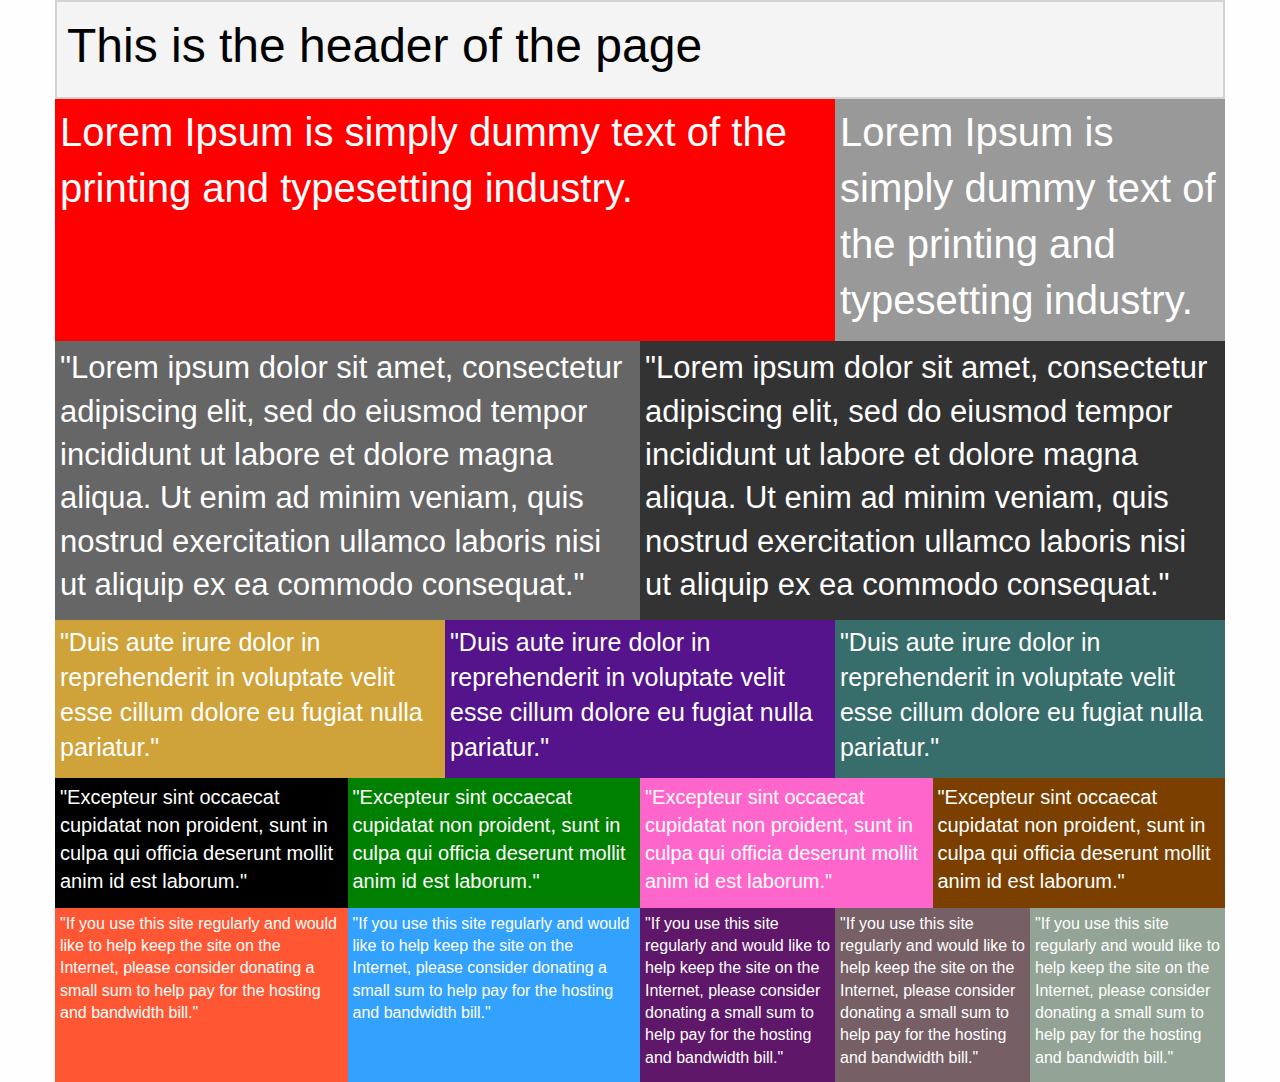
<file: march13/index.html>
<!doctype html>
<html class="no-js" lang="en" dir="ltr">
<head>
<meta charset="utf-8">
<meta http-equiv="x-ua-compatible" content="ie=edge">
<meta name="viewport" content="width=device-width, initial-scale=1.0">
<title>Foundation for Sites</title>
<link rel="stylesheet" href="css/foundation.css">
<link rel="stylesheet" href="css/app.css">
</head>
<body>

<div class="grid-container">
<div class="grid-x">
<div class="large-12 medium-12 small-12 cell box-1">
	<h1> This is the header of the page </h1> 
</div>

<div class="grid-x">
<div class="large-8 medium-8 small-12 cell box-2">
<h2> Lorem Ipsum is simply dummy text of the printing and typesetting industry. </h2>
</div>

<div class="large-4 medium-4 small-12 cell box-3">
<h2> Lorem Ipsum is simply dummy text of the printing and typesetting industry. </h2>
</div>
</div>

<div class="grid-x">
<div class="large-6 medium-6 small-12 cell box-4">
<h3> "Lorem ipsum dolor sit amet, consectetur adipiscing elit, sed do eiusmod tempor incididunt ut labore et dolore magna aliqua. Ut enim ad minim veniam, quis nostrud exercitation ullamco laboris nisi ut aliquip ex ea commodo consequat." </h3>
</div>

<div class="large-6 medium-6 small-12 cell box-5">
<h3> "Lorem ipsum dolor sit amet, consectetur adipiscing elit, sed do eiusmod tempor incididunt ut labore et dolore magna aliqua. Ut enim ad minim veniam, quis nostrud exercitation ullamco laboris nisi ut aliquip ex ea commodo consequat." </h3>
</div>
</div>


<div class="grid-x">
<div class="large-4 medium-4 small-12 cell box-6">
<h4> "Duis aute irure dolor in reprehenderit in voluptate velit esse cillum dolore eu fugiat nulla pariatur." </h4>
</div>

<div class="large-4 medium-4 small-12 cell box-7">
<h4> "Duis aute irure dolor in reprehenderit in voluptate velit esse cillum dolore eu fugiat nulla pariatur." </h4>
</div>

<div class="large-4 medium-4 small-12 cell box-8">
<h4> "Duis aute irure dolor in reprehenderit in voluptate velit esse cillum dolore eu fugiat nulla pariatur." </h4>
</div>
</div>

<div class="grid-x">
<div class="large-3 medium-6 small-12 cell box-9">
<h5> "Excepteur sint occaecat cupidatat non proident, sunt in culpa qui officia deserunt mollit anim id est laborum." </h5>
</div>

<div class="large-3 medium-6 small-12 cell box-10">
<h5> "Excepteur sint occaecat cupidatat non proident, sunt in culpa qui officia deserunt mollit anim id est laborum." </h5>
</div>

<div class="large-3 medium-6 small-12 cell box-11">
<h5> "Excepteur sint occaecat cupidatat non proident, sunt in culpa qui officia deserunt mollit anim id est laborum." </h5>
</div>

<div class="large-3 medium-6 small-12 cell box-12">
<h5> "Excepteur sint occaecat cupidatat non proident, sunt in culpa qui officia deserunt mollit anim id est laborum." </h5>
</div>
</div>

<div class="grid-x">
<div class="large-3 medium-4 small-12 cell box-13">
<h6> "If you use this site regularly and would like to help keep the site on the Internet, please consider donating a small sum to help pay for the hosting and bandwidth bill." </h6>
</div>

<div class="large-3 medium-4 small-12 cell box-14">
<h6> "If you use this site regularly and would like to help keep the site on the Internet, please consider donating a small sum to help pay for the hosting and bandwidth bill." </h6>
</div>

<div class="large-2 medium-4 small-12 cell box-15">
<h6> "If you use this site regularly and would like to help keep the site on the Internet, please consider donating a small sum to help pay for the hosting and bandwidth bill." </h6>
</div>

<div class="large-2 medium-4 small-12 cell box-16">
<h6> "If you use this site regularly and would like to help keep the site on the Internet, please consider donating a small sum to help pay for the hosting and bandwidth bill." </h6>
</div>

<div class="large-2 medium-4 small-12 cell box-17">
<h6> "If you use this site regularly and would like to help keep the site on the Internet, please consider donating a small sum to help pay for the hosting and bandwidth bill." </h6>
</div>
</div>











</div>
</div>


<script src="js/vendor/jquery.js"></script>
<script src="js/vendor/what-input.js"></script>
<script src="js/vendor/foundation.js"></script>
<script src="js/app.js"></script>
</body>
</html>
</file>
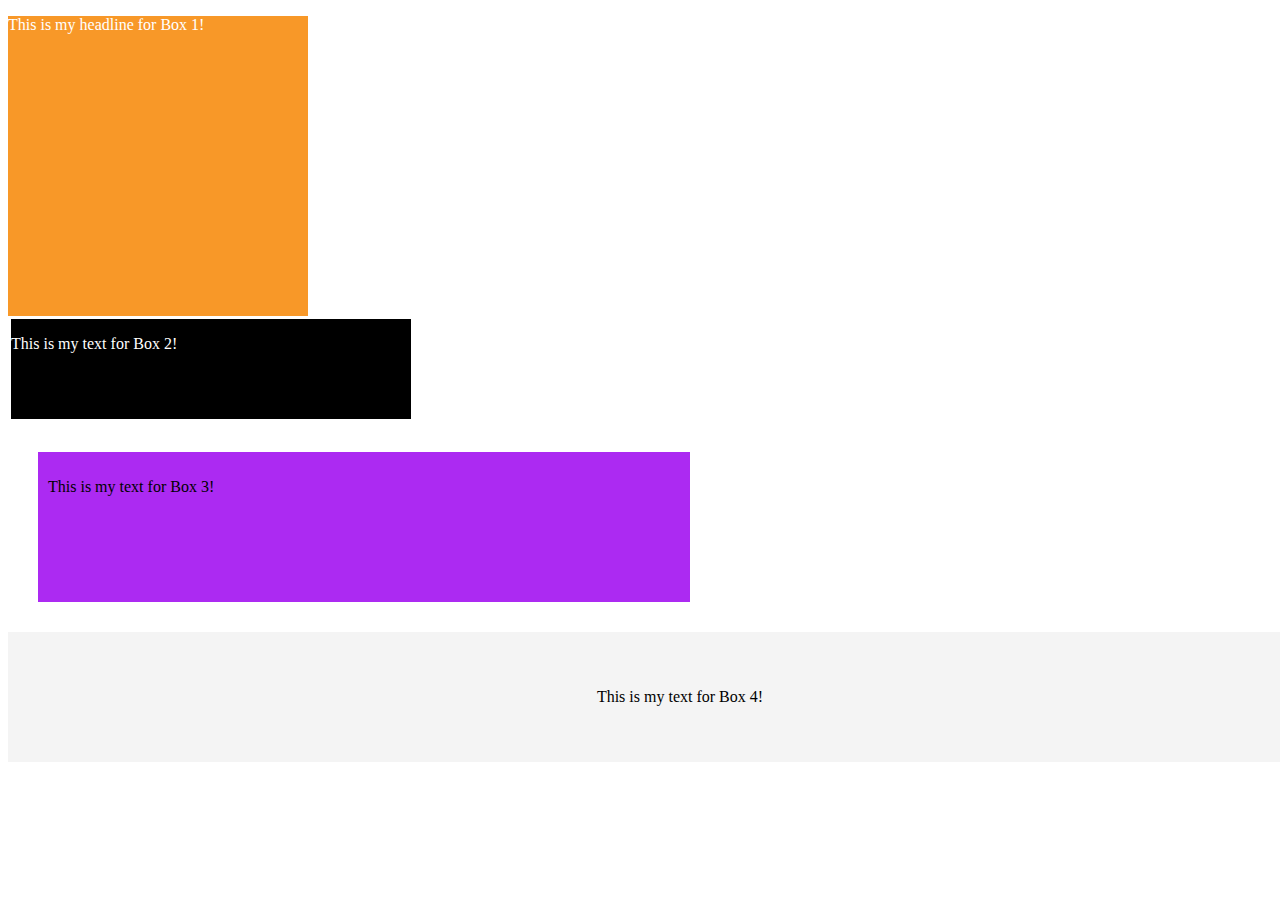
<file: Starter 3 copy/index.html>
<!doctype html>

<html lang="en">

<head>
  <meta charset="utf-8">
  <title>Insert Your Page Title Here</title>
  <meta name="description" content="This is the description that search engines will display. Aim for 145-155 characters.">
  <meta name="author" content="Insert the content author or owner name here">

  <!-- Link to your JS file -->
  <script src="scripts/script.js"></script>

  <!-- Link to your CSS file -->
  <link rel="stylesheet" href="css/style.css">

</head>


<body>

<div class="box1">
  <p> This is my headline for Box 1!</p>
</div>

<div class="box2">
  <p> This is my text for Box 2!</p>
</div>

<div class="box3">
  <p> This is my text for Box 3!</p>
</div>

<div class="box4">
  <p> This is my text for Box 4!</p>
</div>

</body>

</html>
</file>
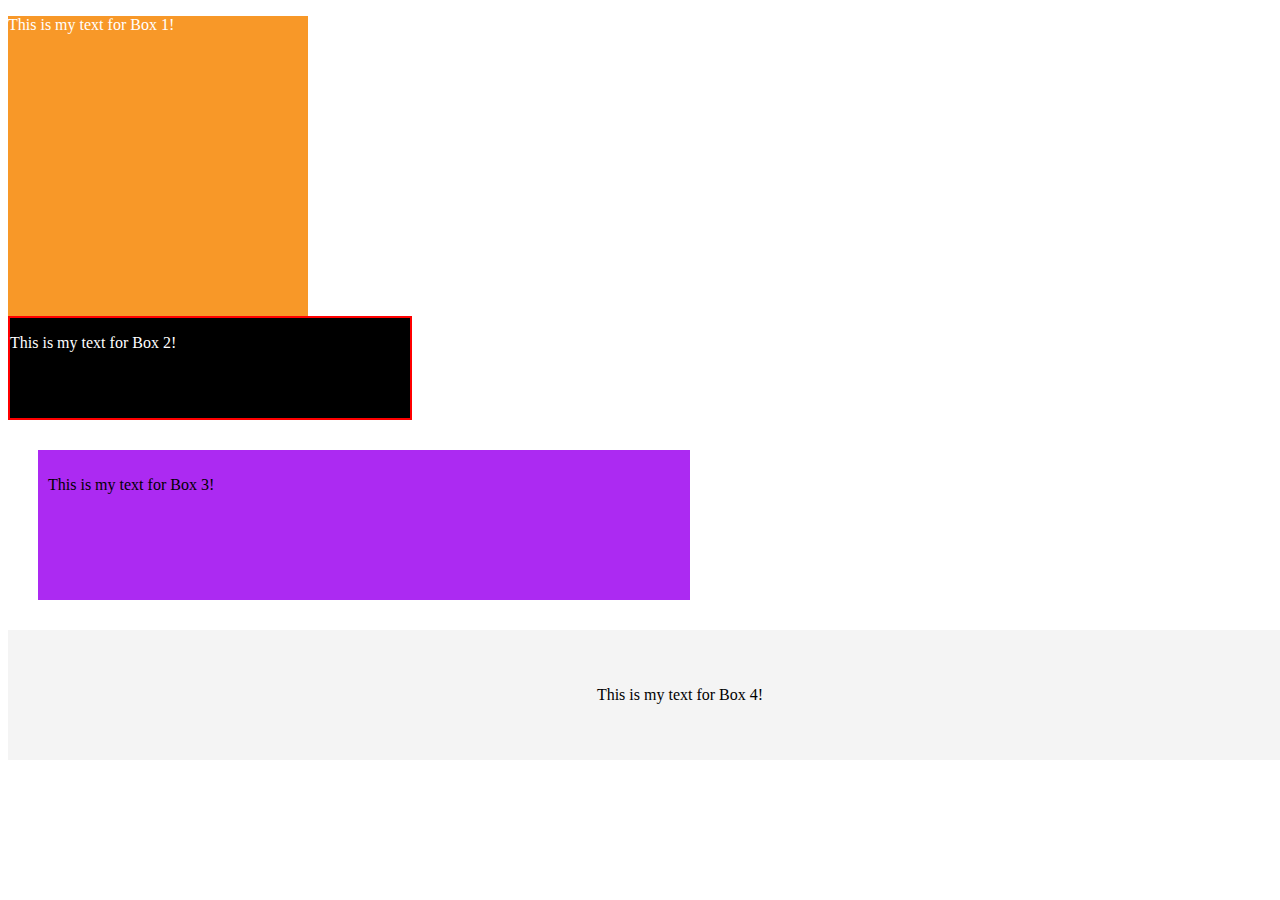
<file: starterinclass/index.html>
<!doctype html>

<html lang="en">

<head>
  <meta charset="utf-8">
  <title>My In-Class Assignment!</title>
  <meta name="description" content="This is the description that search engines will display. Aim for 145-155 characters.">
  <meta name="author" content="Insert the content author or owner name here">

  <!-- Link to your JS file -->
  <script src="scripts/script.js"></script>

  <!-- Link to your CSS file -->
  <link rel="stylesheet" href="css/style.css">

</head>


<body>

<div class="box1">
  <p> This is my text for Box 1!</p>
</div>

<div class="box2">
  <p> This is my text for Box 2!</p>
</div>

<div class="box3">
  <p> This is my text for Box 3!</p>
</div>

<div class="box4">
  <p> This is my text for Box 4!</p>
</div>

</body>

</html>
</file>
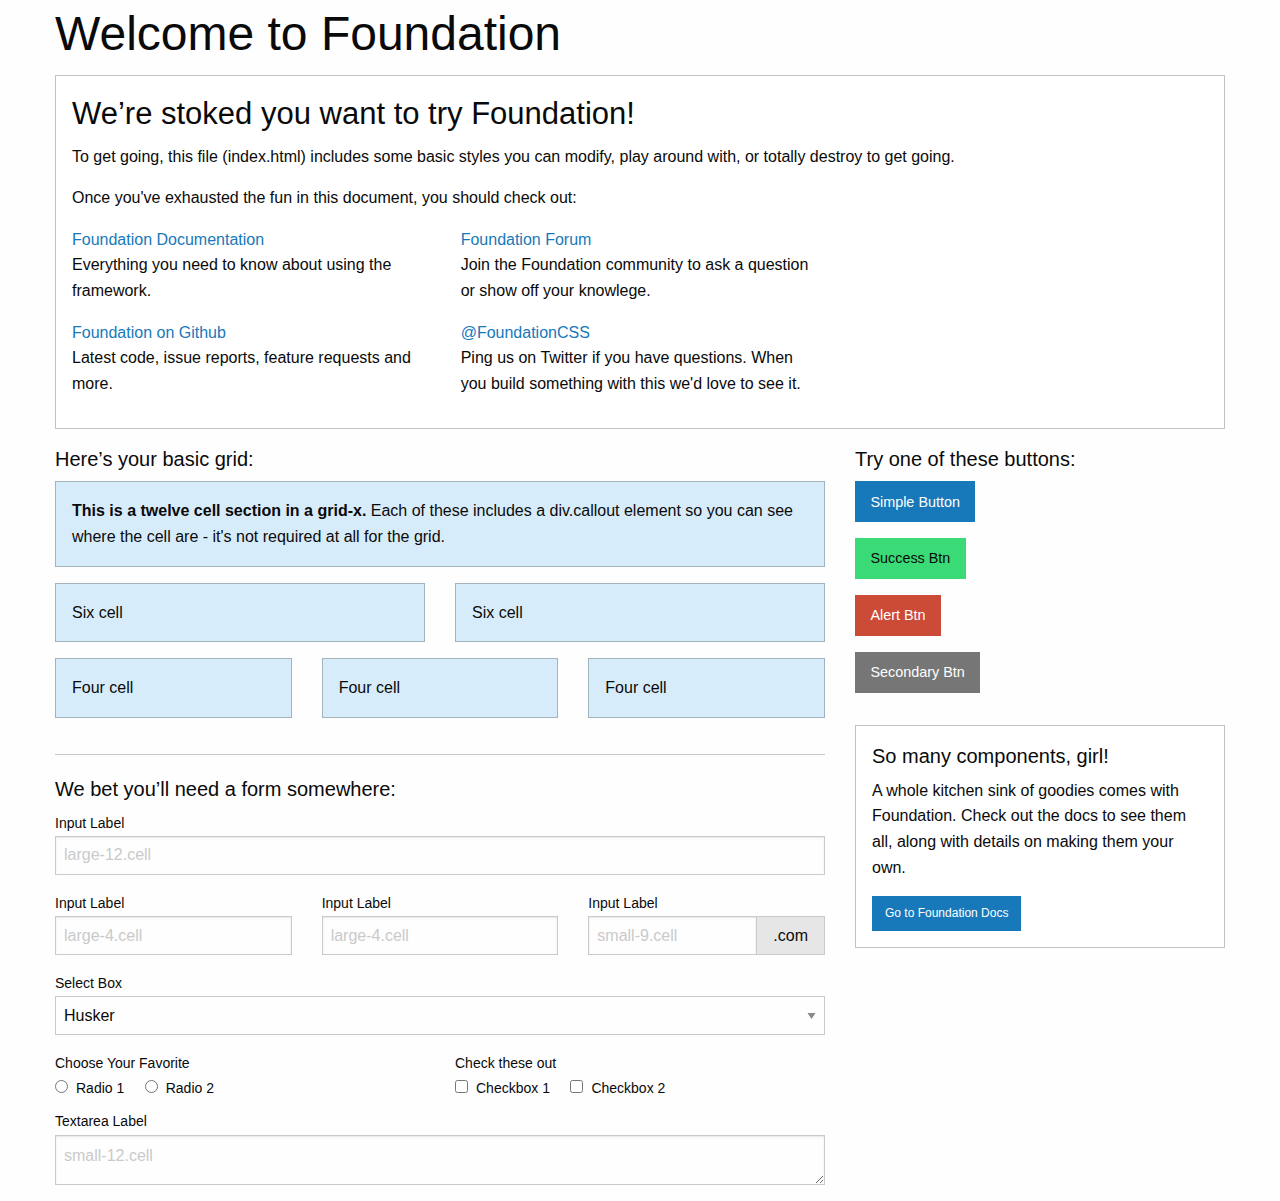
<file: march13/index_use-for-reference-only.html>
<!doctype html>
<html class="no-js" lang="en" dir="ltr">
  <head>
    <meta charset="utf-8">
    <meta http-equiv="x-ua-compatible" content="ie=edge">
    <meta name="viewport" content="width=device-width, initial-scale=1.0">
    <title>Foundation for Sites</title>
    <link rel="stylesheet" href="css/foundation.css">
    <link rel="stylesheet" href="css/app.css">
  </head>
<body>

    <div class="grid-container">
      <div class="grid-x grid-padding-x">
        <div class="large-12 cell">
          <h1>Welcome to Foundation</h1>
        </div>
      </div>

      <div class="grid-x grid-padding-x">
        <div class="large-12 cell">
          <div class="callout">
            <h3>We&rsquo;re stoked you want to try Foundation! </h3>
            <p>To get going, this file (index.html) includes some basic styles you can modify, play around with, or totally destroy to get going.</p>
            <p>Once you've exhausted the fun in this document, you should check out:</p>
            <div class="grid-x grid-padding-x">
              <div class="large-4 medium-4 cell">
                <p><a href="https://get.foundation/sites/docs/">Foundation Documentation</a><br />Everything you need to know about using the framework.</p>
              </div>
              <div class="large-4 medium-4 cell">
                <p><a href="https://github.com/foundation/foundation-sites/discussions">Foundation Forum</a><br />Join the Foundation community to ask a question or show off your knowlege.</p>
              </div>
            </div>
            <div class="grid-x grid-padding-x">
              <div class="large-4 medium-4 medium-push-2 cell">
                <p><a href="https://github.com/foundation/foundation-sites">Foundation on Github</a><br />Latest code, issue reports, feature requests and more.</p>
              </div>
              <div class="large-4 medium-4 medium-pull-2 cell">
                <p><a href="https://twitter.com/FoundationCSS">@FoundationCSS</a><br />Ping us on Twitter if you have questions. When you build something with this we'd love to see it.</p>
              </div>
            </div>
          </div>
        </div>
      </div>

      <div class="grid-x grid-padding-x">
        <div class="large-8 medium-8 cell">
          <h5>Here&rsquo;s your basic grid:</h5>
          <!-- Grid Example -->

          <div class="grid-x grid-padding-x">
            <div class="large-12 cell">
              <div class="primary callout">
                <p><strong>This is a twelve cell section in a grid-x.</strong> Each of these includes a div.callout element so you can see where the cell are - it's not required at all for the grid.</p>
              </div>
            </div>
          </div>
          <div class="grid-x grid-padding-x">
            <div class="large-6 medium-6 cell">
              <div class="primary callout">
                <p>Six cell</p>
              </div>
            </div>
            <div class="large-6 medium-6 cell">
              <div class="primary callout">
                <p>Six cell</p>
              </div>
            </div>
          </div>
          <div class="grid-x grid-padding-x">
            <div class="large-4 medium-4 small-4 cell">
              <div class="primary callout">
                <p>Four cell</p>
              </div>
            </div>
            <div class="large-4 medium-4 small-4 cell">
              <div class="primary callout">
                <p>Four cell</p>
              </div>
            </div>
            <div class="large-4 medium-4 small-4 cell">
              <div class="primary callout">
                <p>Four cell</p>
              </div>
            </div>
          </div>

          <hr />

          <h5>We bet you&rsquo;ll need a form somewhere:</h5>
          <form>
            <div class="grid-x grid-padding-x">
              <div class="large-12 cell">
                <label>Input Label</label>
                <input type="text" placeholder="large-12.cell" />
              </div>
            </div>
            <div class="grid-x grid-padding-x">
              <div class="large-4 medium-4 cell">
                <label>Input Label</label>
                <input type="text" placeholder="large-4.cell" />
              </div>
              <div class="large-4 medium-4 cell">
                <label>Input Label</label>
                <input type="text" placeholder="large-4.cell" />
              </div>
              <div class="large-4 medium-4 cell">
                <div class="grid-x">
                  <label>Input Label</label>
                  <div class="input-group">
                    <input type="text" placeholder="small-9.cell" class="input-group-field" />
                    <span class="input-group-label">.com</span>
                  </div>
                </div>
              </div>
            </div>
            <div class="grid-x grid-padding-x">
              <div class="large-12 cell">
                <label>Select Box</label>
                <select>
                  <option value="husker">Husker</option>
                  <option value="starbuck">Starbuck</option>
                  <option value="hotdog">Hot Dog</option>
                  <option value="apollo">Apollo</option>
                </select>
              </div>
            </div>
            <div class="grid-x grid-padding-x">
              <div class="large-6 medium-6 cell">
                <label>Choose Your Favorite</label>
                <input type="radio" name="pokemon" value="Red" id="pokemonRed"><label for="pokemonRed">Radio 1</label>
                <input type="radio" name="pokemon" value="Blue" id="pokemonBlue"><label for="pokemonBlue">Radio 2</label>
              </div>
              <div class="large-6 medium-6 cell">
                <label>Check these out</label>
                <input id="checkbox1" type="checkbox"><label for="checkbox1">Checkbox 1</label>
                <input id="checkbox2" type="checkbox"><label for="checkbox2">Checkbox 2</label>
              </div>
            </div>
            <div class="grid-x grid-padding-x">
              <div class="large-12 cell">
                <label>Textarea Label</label>
                <textarea placeholder="small-12.cell"></textarea>
              </div>
            </div>
          </form>
        </div>

        <div class="large-4 medium-4 cell">
          <h5>Try one of these buttons:</h5>
          <p><a href="#" class="button">Simple Button</a><br/>
            <a href="#" class="success button">Success Btn</a><br/>
            <a href="#" class="alert button">Alert Btn</a><br/>
            <a href="#" class="secondary button">Secondary Btn</a></p>
          <div class="callout">
            <h5>So many components, girl!</h5>
            <p>A whole kitchen sink of goodies comes with Foundation. Check out the docs to see them all, along with details on making them your own.</p>
            <a href="https://get.foundation/sites/docs/" class="small button">Go to Foundation Docs</a>
          </div>
        </div>
      </div>
    </div>


    <script src="js/vendor/jquery.js"></script>
    <script src="js/vendor/what-input.js"></script>
    <script src="js/vendor/foundation.js"></script>
    <script src="js/app.js"></script>
  </body>
</html>
</file>
<file: app.css>
body {
	background-color: #cfe3e2;
	color: #000000;
}


.open-sans {
  font-family: "Open Sans", sans-serif;
  font-optical-sizing: auto;
  font-weight: 500;
  font-style: normal;
  font-variation-settings:
    "wdth" 100;
}

.open-sans-heading1 {
  font-family: "Open Sans", sans-serif;
  background-color: #cfe3e2;
  color: #000000;
  font-optical-sizing: auto;
  font-weight: 600;
  font-style: normal;
  font-variation-settings:
    "wdth" 100;
    text-align: center;
}

hr {
  border: none;
  height: 3px;
  background-color: #000000;
  margin: 20px auto;
  width: 100%;
}

p {
	margin: 20px 0;
}

.pull-quote {
  font-size: 1.75em;
  font-style: italic;
  color: #000000;
  border-left: 5px solid #000000;
  padding-left: 20px;
  margin: 20px 0;
  font-family: 'Georgia', serif;
  line-height: 1.5;
}

.pull-quote p {
  margin: 0;
}

.dateline {
	font-weight: bold;
	text-align: center;
}

.selection {
font-family: "Open Sans", sans-serif;
  font-optical-sizing: auto;
  font-size: 2.0em;
  font-weight: 700;
  font-style: normal;
  font-variation-settings:
    "wdth" 100;
}

.container, .container2, .container3, .container4, .container5 {
  display: flex;
  flex-wrap: wrap;
  gap: 10px;
  justify-content: center;
  align-content: center;
  flex-direction: column;
}

.container img, .container2 img, .container3 img, .container4 img, .container5 img {
  width: 100%;
  height: 100%;
  object-fit: cover;
  max-width: 700px;
  max-height: 500px;
  position: relative;
}

.caption {
	font-size: 15px;
	color: #000000;
	margin-top: 2px;
}

.grid-container {
  margin: 0 auto;
  padding: 0 10px;
}

.grid-x {
  display: flex;
  flex-wrap: wrap;
  justify-content: space-between;
  align-items: center;
}

.cell {
  padding: 5px;
  box-sizing: border-box;
}

.large-6 {
  width: 50%;
}

.medium-6 {
  width: 50%;
}

.small-12 {
  width: 100%;
}

img {
  width: 100%;
  height: 100%;
  object-fit: cover;
}

.smaller-text {
	font-size: .8rem;
	line-height: 1.2;
}

.back-to-top {
	text-align: center;
}
</file>
<file: berlinmarch27/css/app.css>
/* GLOBAL ARTICLE STYLES */

body {

}

h1 {

}

p {

}


.navStyle {
	background-color: #000;
	color: #fff;
	height: 50px;
	padding: 12px;
	text-align: center;
}
.navStyle a {
	color: #f4f4f4;
	text-decoration: none;
}
.navStyle a:hover {
	color: #009cff;
}
.navItem {
	margin: 0 25px 0 25px;
}
.bodyCopy {
	padding: 50px 0 0 0;
}
.footerStyle {
	background-color: #009cff;
	color: #fff;
	padding: 12px;
	height: 50px;
	text-align: center;
	margin-top: 50px;
}
.rtt {
	text-align: center;
	margin-top: 50px;
}
.rtt a {
	color: #009cff;
	text-decoration: none;
	font-weight: bold;
}
.rtt a:hover {
	color: #09639c;
}

.dateline {
	font-weight: bold;
}

.NationalHerald {
	font-weight: bold;
	text-align: center;
}

.callout {
	background-color: #f4f4f4;
}

.bulletpoints {
	font-size: .8rem;
}
</file>
<file: Broken/css/style.css>
.contentContain {
	width:1200px;
	padding:0;
	margin-top:20px;
}

p {
font-family: serif;
font-size:1.1rem;
line-height:1.5rem;
}
a:link {color:#ff0000;
	text-decoration:none;
}

h1 {
font-family: 'Anton', sans-serif;
font-size:2.1rem;
}

h2 {
font-family: 'Anton', sans-serif;
font-size:1.5rem;
}


.subhead {
background-color:#f4f4f4;
}

.photoRight {
float:right;
border:solid 1px #999;
padding:3px;
margin:20px 0 20px 20px;
font-size:.75rem;
}

.footerStyle {
text-align:center;
background-color:#000;
padding:20px;
color:#fff;
}

.citation {
	border:solid 1px #000;
	padding:10px;
	border-radius:10px;
}
</file>
<file: Final/app.css>
body {
  background-color: #EAE7DC;
  color: #000000;
}

.open-sans {
  font-optical-sizing: auto;
  font-weight: 500;
  font-style: normal;
  font-variation-settings:
    "wdth" 100;
}

.open-sans-heading1 {
  background-color: #F9F6F1;
  color: #000000;
  font-optical-sizing: auto;
  font-weight: 500;
  font-style: normal;
  font-variation-settings:
    "wdth" 100;
    text-align: center;
}

hr {
  border: none;
  height: 3px;
  background-color: #000000;
  margin: 20px auto;
  width: 100%;
}

p {
	margin: 20px 0;
}

.pull-quote {
  font-size: 1.75em;
  font-family: 'Georgia', serif;
  color: #000000;
  border-left: 6px solid #000000;
  background-color: #EAE7DC;
  padding: 20px 25px;
  margin: 40px auto;
  max-width: 800px;
  line-height: 1.6;
  box-shadow: 2px 2px 8px rgba(0, 0, 0, 0.1);
  position: relative;
}

.pull-quote p {
  margin: 0;
}

.dateline {
	text-align: center;
  font-weight: 500;
}

.selection {
font-family: "Open Sans", sans-serif;
  font-optical-sizing: auto;
  font-size: 2.0em;
  font-weight: 700;
  font-style: normal;
  font-variation-settings:
    "wdth" 100;
}

.container, .container2, .container3, .container4, .container5 {
  display: flex;
  flex-wrap: wrap;
  gap: 10px;
  justify-content: center;
  align-content: center;
  flex-direction: column;
  margin-top: 40px;
}

.container img, .container2 img, .container3 img, .container4 img, .container5 img {
  width: 100%;
  height: 100%;
  object-fit: cover;
  max-width: 700px;
  max-height: 500px;
  position: relative;
}

.caption {
	font-size: 15px;
	color: #000000;
	margin-top: 2px;
}

.grid-container {
  background-color: #F9F6F1;
  margin: 0 auto;
  padding: 20px;
  box-shadow: 0 0 10px rgba(0,0,0,0.1);
}

.grid-x {
  display: flex;
  flex-wrap: wrap;
  justify-content: space-between;
  align-items: center;
}

.cell {
  padding: 5px;
  box-sizing: border-box;
}

.large-6 {
  width: 50%;
}

.medium-6 {
  width: 50%;
}

.small-12 {
  width: 100%;
}

img {
  width: 100%;
  height: 100%;
  object-fit: cover;
}

.smaller-text {
	font-size: .8rem;
	line-height: 1.2;
}

.back-to-top {
	text-align: center;
}

.infogram-container {
  width: 100%;
  max-width: 700px;
  margin: 0 auto;
}

.infogram-embed {
  width: 100% !important;
  height: auto !important;
}

.infogram-attribution {
  padding: 8px 0;
  font-family: Arial, sans-serif;
  font-size: 13px;
  line-height: 15px;
  text-align: center;
  border-top: 1px solid #dadada;
  margin: 0 30px;
}

.infogram-attribution a {
  color: #989898;
  text-decoration: none;
}

@media (max-width: 600px) {
  .infogram-attribution {
    margin: 0 10px;
    font-size: 12px;
  }
}

.back-to-top {
  display: block;
  text-align: center;
  margin-top: 20px;
}

.video-container {
  position: relative;
  padding-bottom: 56.25%;
  height: 0;
  overflow: hidden;
  width: 100%;
  max-width: 100%;
  margin: 30px auto;
}

.video-container iframe {
  position: absolute;
  top: 0;
  left: 0;
  width: 100%;
  height: 100%;
}

@media (min-width: 768px) {
  .video-container {
    max-width: 1050px;
}
</file>
<file: juxtapose/app.css>
body {
	background-color: #FAF9F6;
	color: #000000;
}


.open-sans {
  font-optical-sizing: auto;
  font-weight: 500;
  font-style: normal;
  font-variation-settings:
    "wdth" 100;
}

.open-sans-heading1 {
  background-color: #FAF9F6;
  color: #000000;
  font-optical-sizing: auto;
  font-weight: 600;
  font-style: normal;
  font-variation-settings:
    "wdth" 100;
    text-align: center;
}

hr {
  border: none;
  height: 3px;
  background-color: #000000;
  margin: 20px auto;
  width: 100%;
}

p {
	margin: 20px 0;
}

.dateline {
	font-weight: bold;
	text-align: center;
}

.grid-container {
  margin: 0 auto;
  padding: 0 10px;
}

.grid-x {
  display: flex;
  flex-wrap: wrap;
  justify-content: space-between;
  align-items: center;
}

.cell {
  padding: 5px;
  box-sizing: border-box;
}

.juxtapose {
    width: 80%;
    height: 500px;
    max-width: 600px;
    padding: 15px;
  }

  .iframe-container {
    display: flex;
    justify-content: center;
    margin: 20px 0;
  }

.back-to-top {
  display: block;
  text-align: center;
  margin-top: 20px;
}
</file>
<file: march13/css/app.css>
.box-1 {
	background-color: #f4f4f4;
	color: black;
	border: solid 2px lightgray;
	padding: 10px;
}

.box-2 {
	background-color: #ff0000;
	color: #ffffff;
	padding: 5px;
}

.box-3 {
	background-color: #999999;
	color: #ffffff;
	padding: 5px;
}

.box-4 {
	background-color: #666666;
	color: #ffffff;
	padding: 5px;
}

.box-5 {
	background-color: #333333;
	color: #ffffff;
	padding: 5px;
}

.box-6 {
	background-color: #cfa339;
	color: #ffffff;
	padding: 5px;
}

.box-7 {
	background-color: #55148c;
	color: #ffffff;
	padding: 5px;
}

.box-8 {
	background-color: #376d6a;
	color: #ffffff;
	padding: 5px;
}

.box-9 {
	background-color: #000000;
	color: #ffffff;
	padding: 5px;
}

.box-10 {
	background-color: #008000;
	color: #ffffff;
	padding: 5px;
}

.box-11 {
	background-color: #ff66cc;
	color: #ffffff;
	padding: 5px;
}

.box-12 {
	background-color: #7b3f00;
	color: #ffffff;
	padding: 5px;
}

.box-13 {
	background-color: #ff5733;
	color: #ffffff;
	padding: 5px;
}

.box-14 {
	background-color: #33a2ff;
	color: #ffffff;
	padding: 5px;
}

.box-15 {
	background-color: #5e1769;
	color: #ffffff;
	padding: 5px;
}

.box-16 {
	background-color: #775f66;
	color: #ffffff;
	padding: 5px;
}

.box-17 {
	background-color: #93a496;
	color: #ffffff;
	padding: 5px;
}
</file>
<file: Starter 3 copy/css/style.css>
body {
  background-color:#ffffff;
}

.box1 {
  width: 300px;
  height: 300px;
  background-color: #f89828;
  color: white;
}

.box2 {
  width: 400px;
  height: 100px;
  background-color: #000000;
  color: white;
  border: solid;
  border-color: red 2px;
}

.box3 {
  width: 50%;
  height: 140px;
  background-color: #ac2af2;
  color: 848484;
  margin: 30px;
  padding: 10px 10px 0 10px;
}

.box4 {
  width: 100%;
  height: 100%;
  background-color: #f4f4f4;
  color: black;
  text-align: center;
  padding: 40px;
}
</file>
<file: starterinclass/css/style.css>
body {
  background-color:#ffffff;
}

.box1 {
  width: 300px;
  height: 300px;
  background-color: #f89828;
  color: white;
}

.box2 {
  width: 400px;
  height: 100px;
  background-color: #000000;
  color: white;
  border: solid 2px red;
}

.box3 {
  width: 50%;
  height: 140px;
  background-color: #ac2af2;
  color: 848484;
  margin: 30px;
  padding: 10px 10px 0 10px;
}

.box4 {
  width: 100%;
  height: 100%;
  background-color: #f4f4f4;
  color: black;
  text-align: center;
  padding: 40px;
}
</file>
